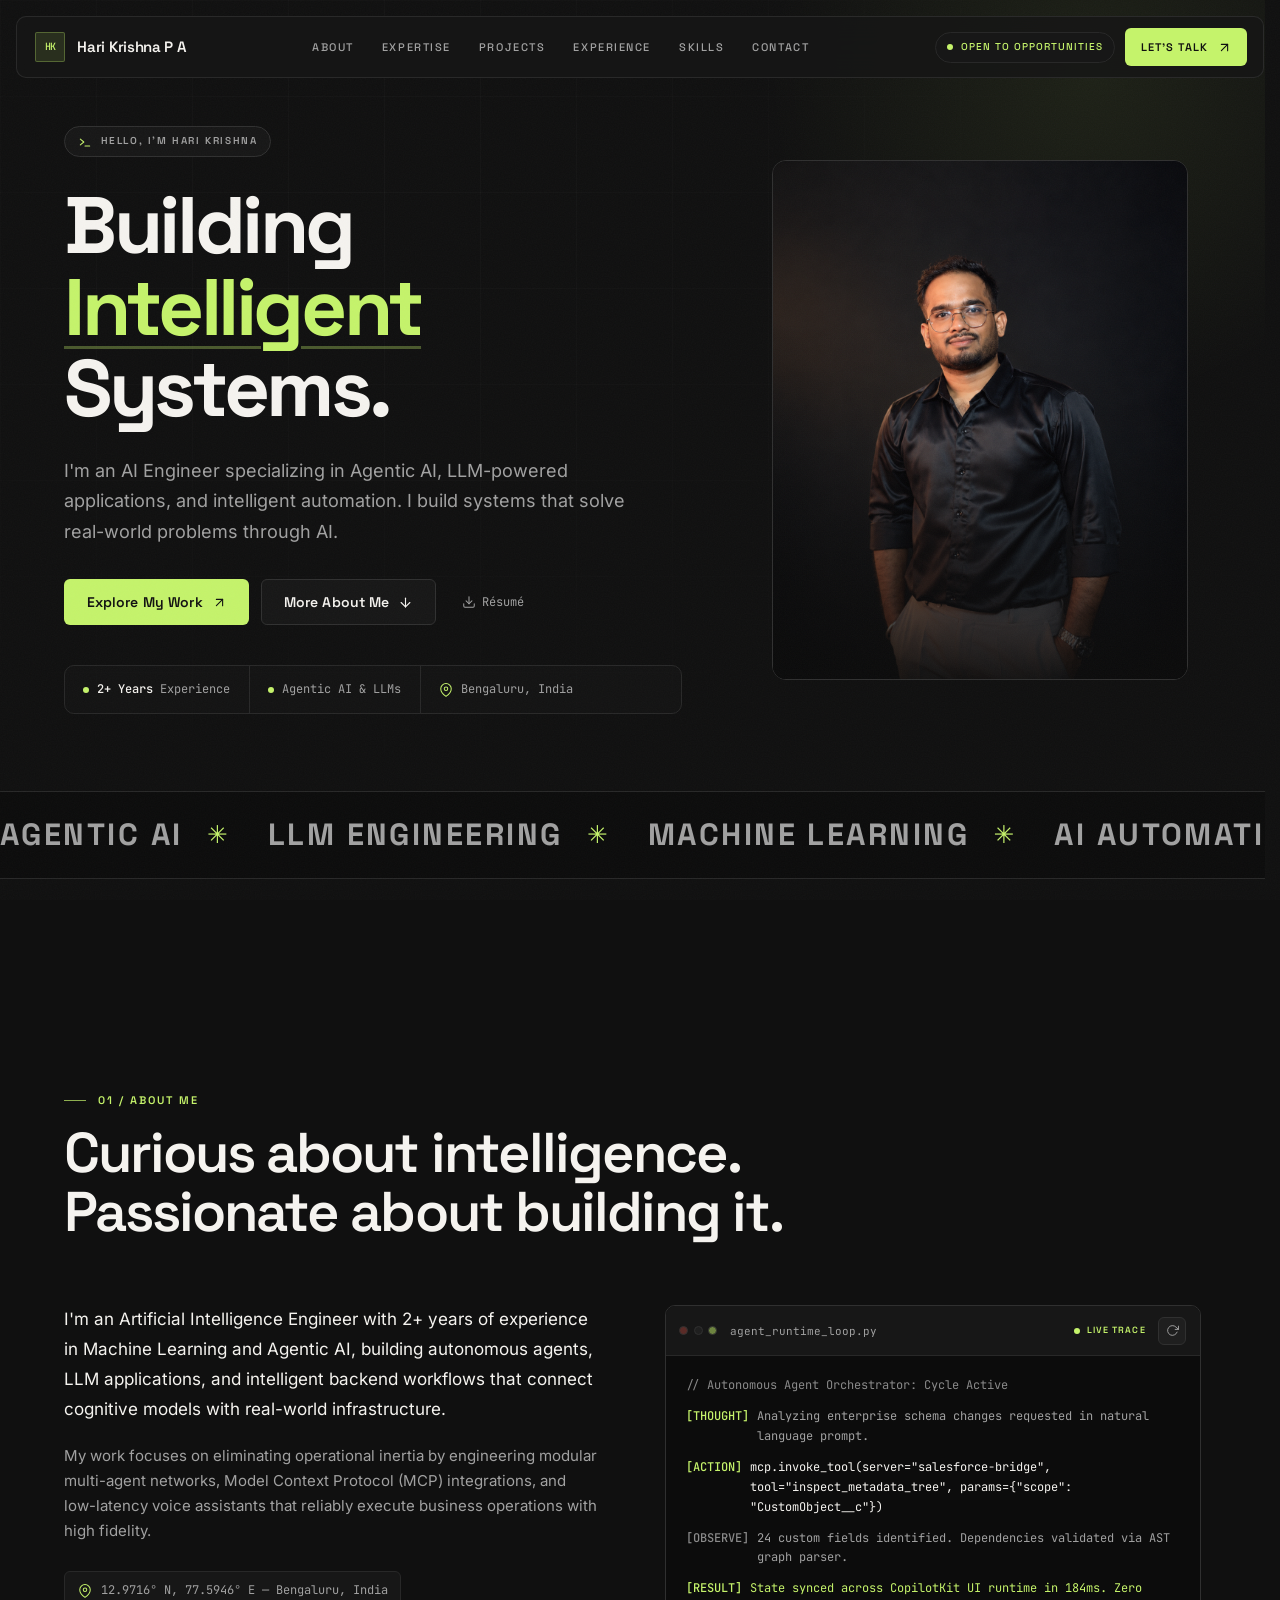
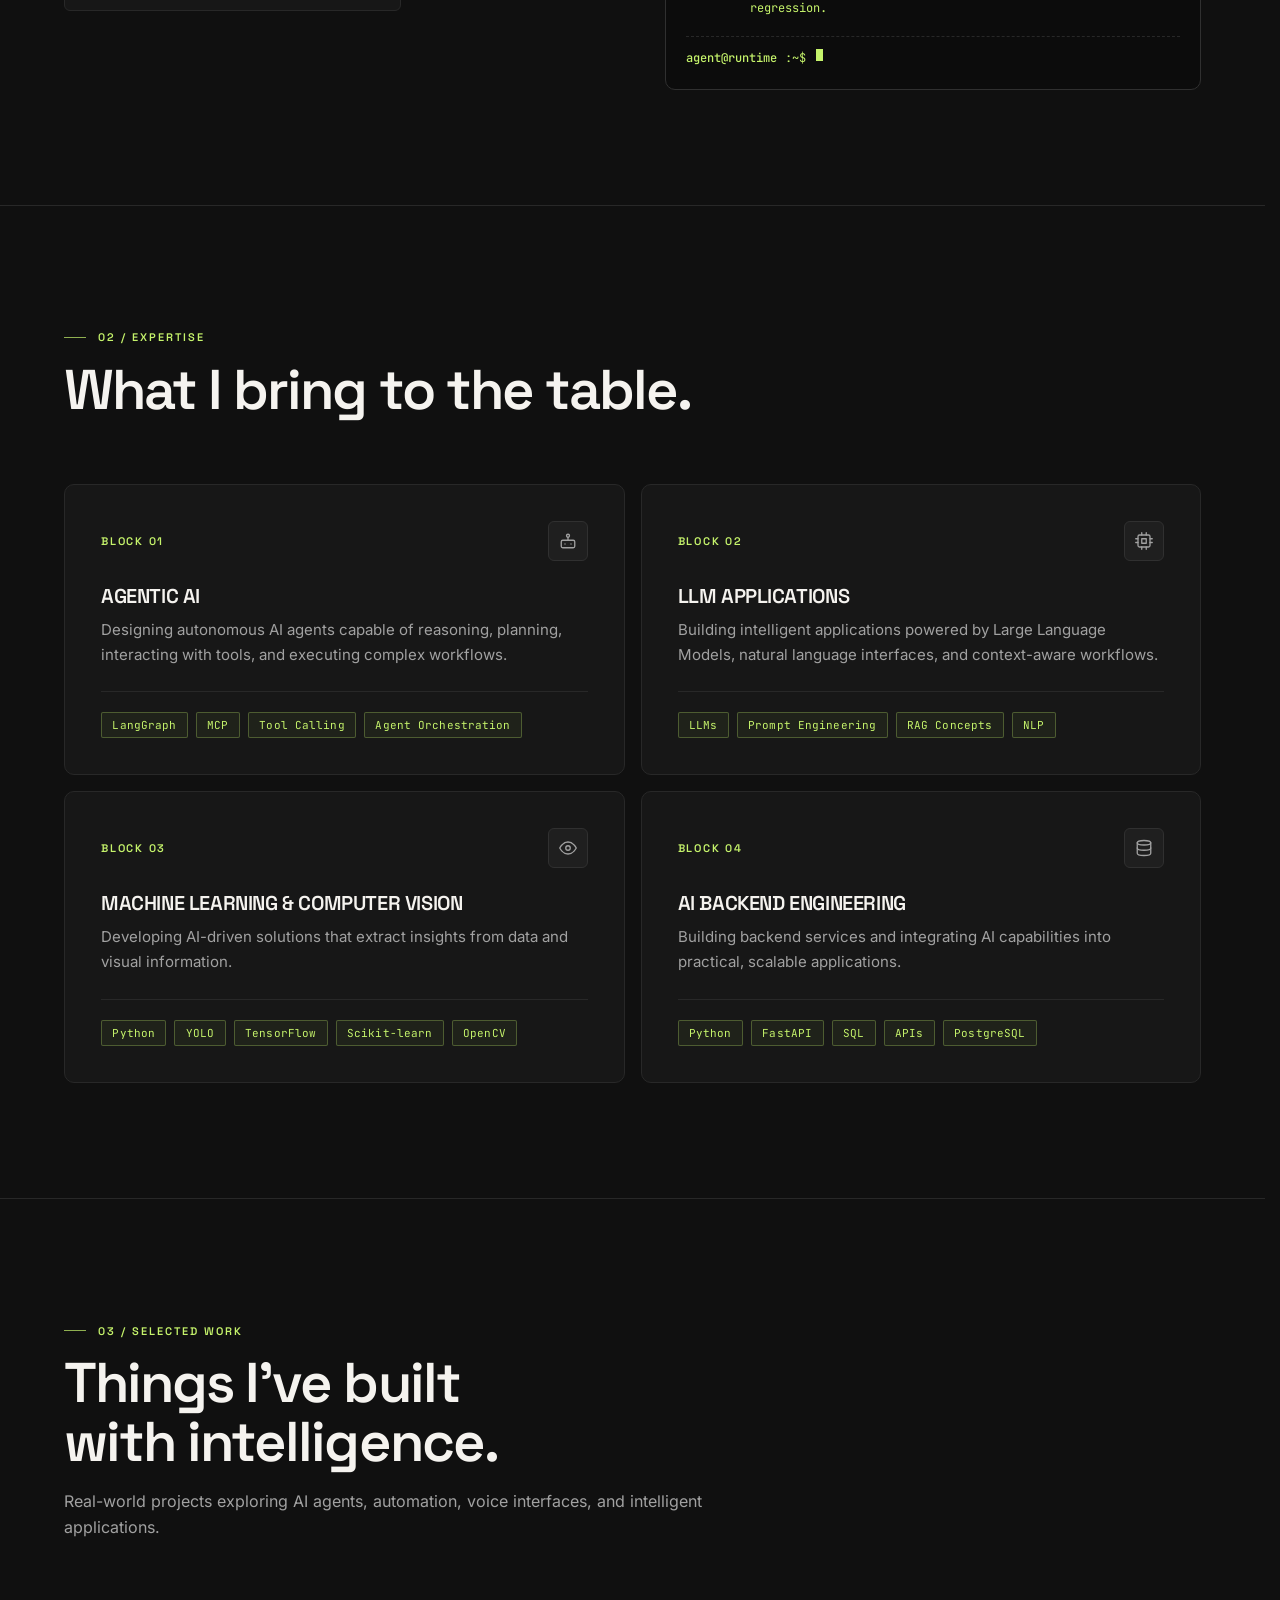
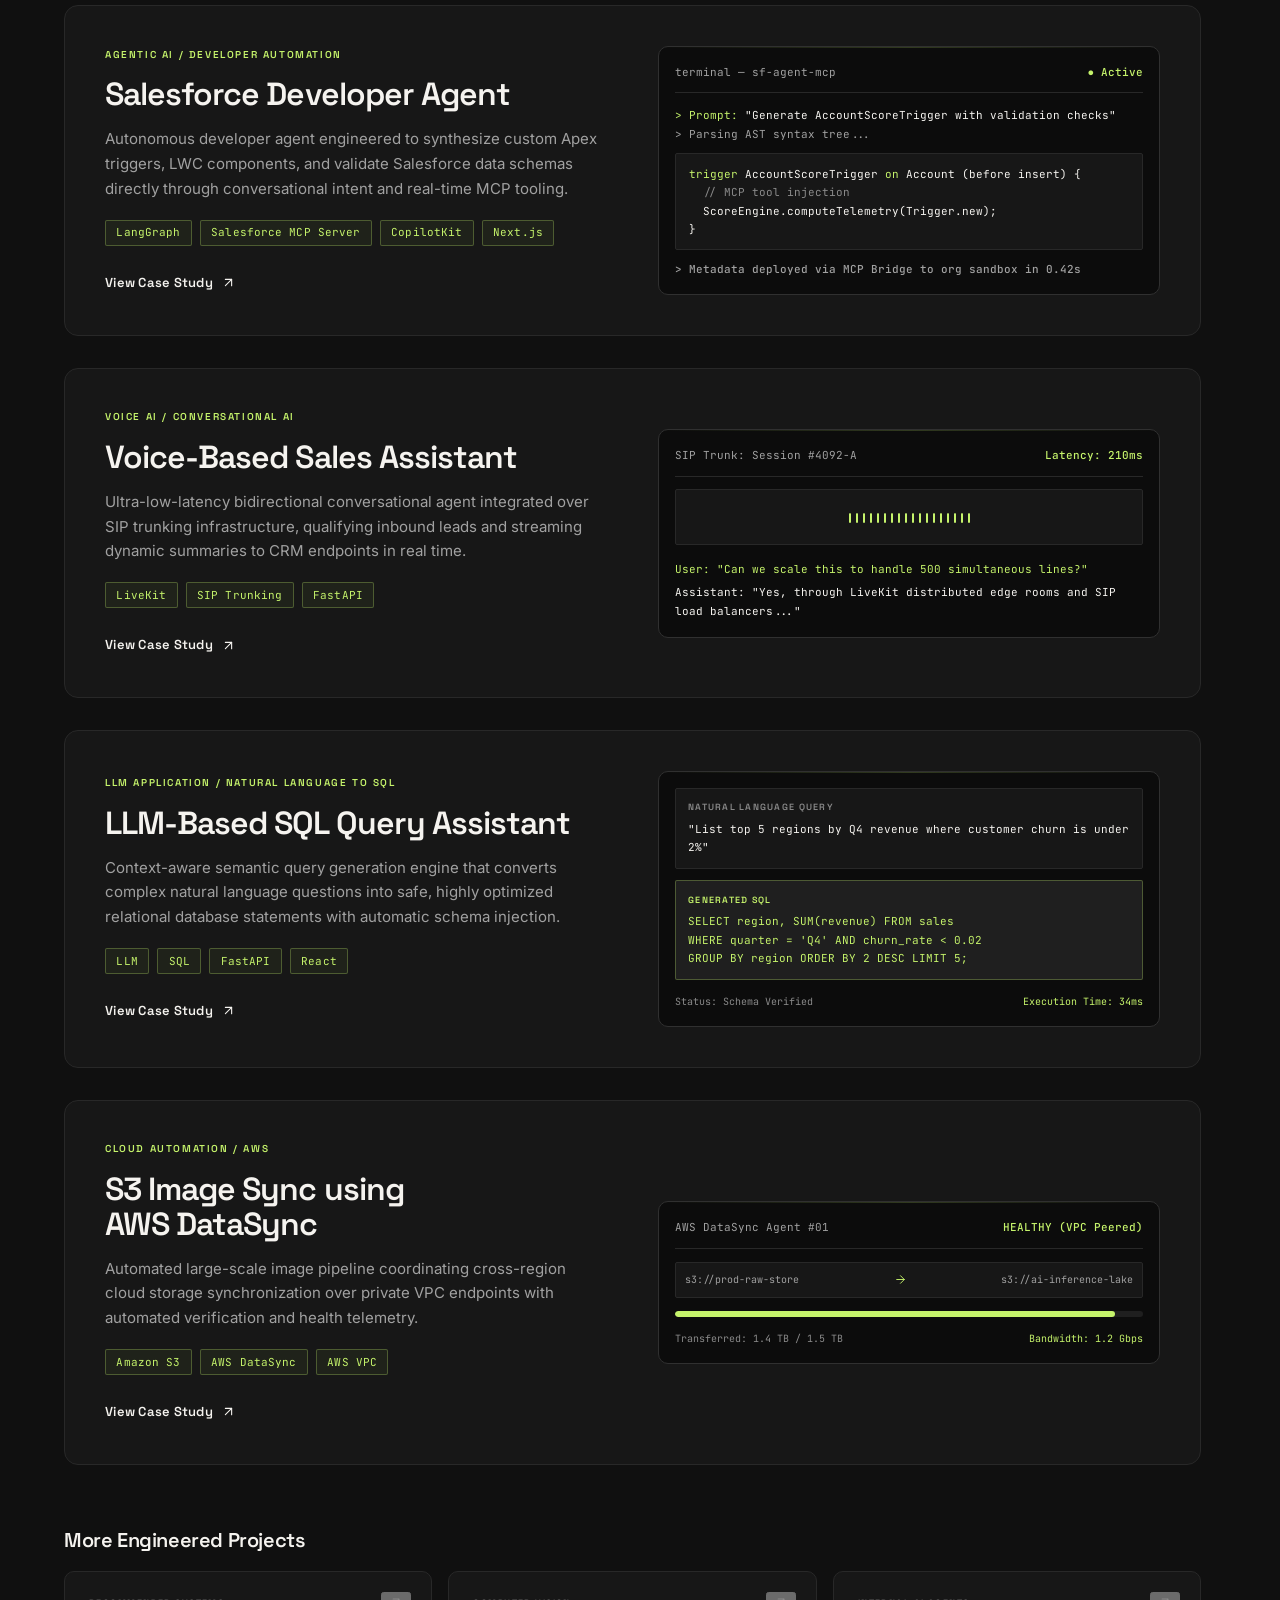
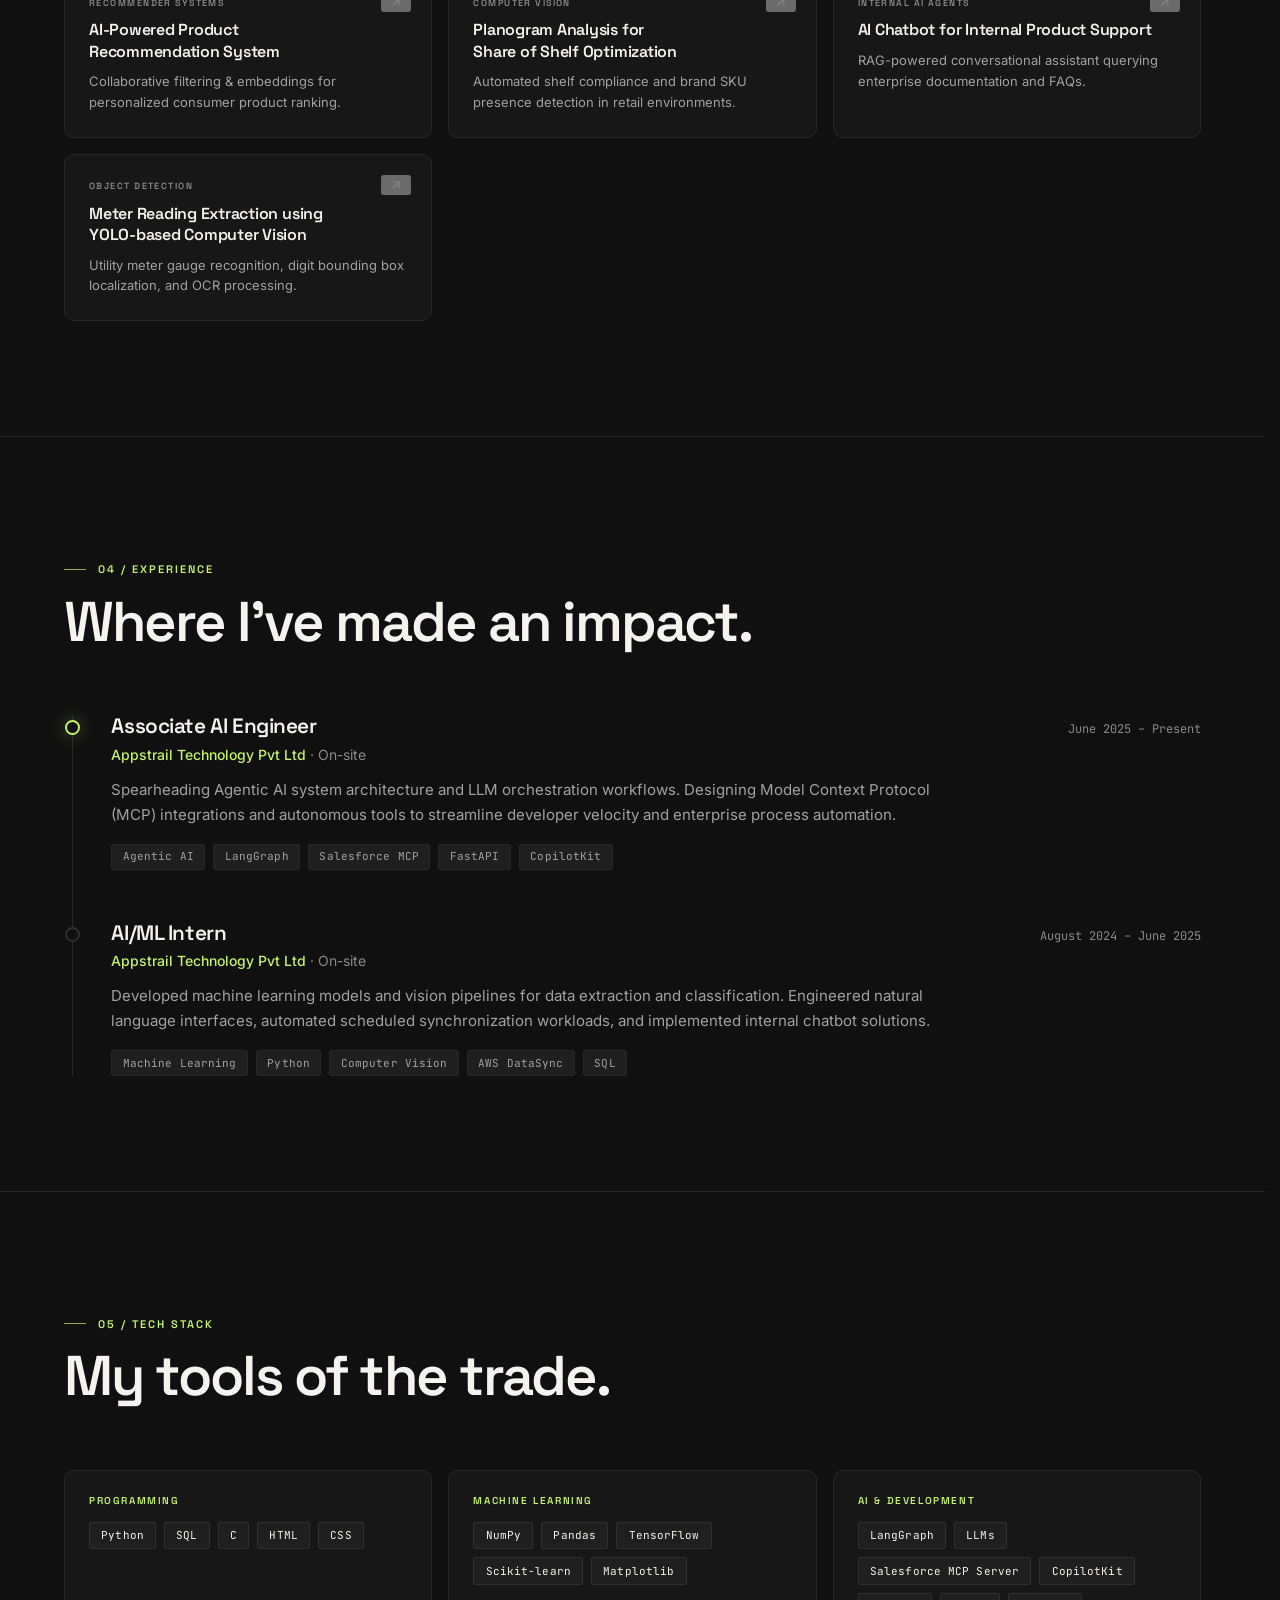
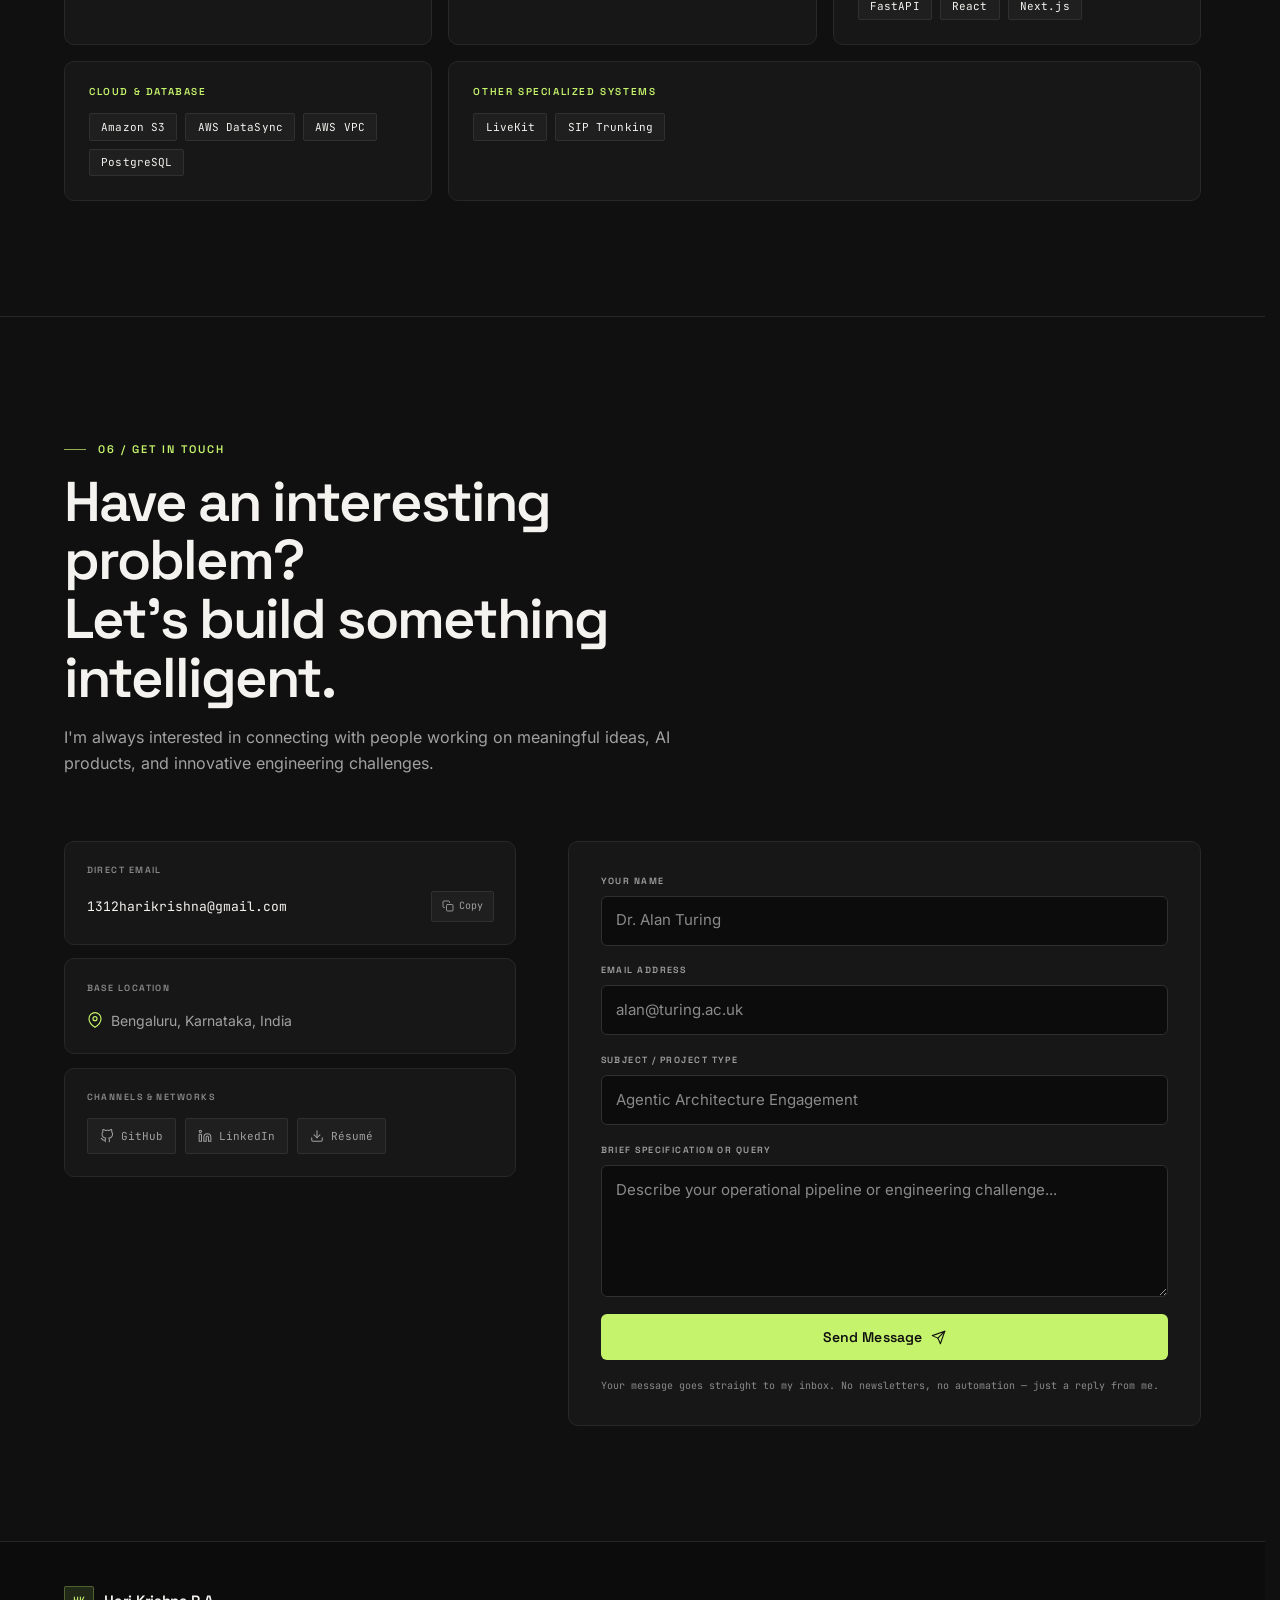
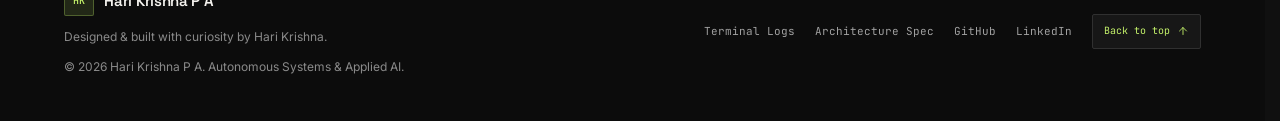
<file: index.html>
<!DOCTYPE html>
<html class="no-js" lang="en">
<head>
  <meta charset="utf-8">
  <meta name="viewport" content="width=device-width, initial-scale=1">
  <meta name="color-scheme" content="dark">
  <meta name="theme-color" content="#101010">

  <title>Hari Krishna P A — AI Engineer &amp; Agentic Systems Developer</title>
  <meta name="description" content="Hari Krishna P A is an AI Engineer specialising in Agentic AI, LLM applications, and intelligent automation. Building autonomous agents that solve real-world problems.">
  <meta name="author" content="Hari Krishna P A">

  <!-- Replace https://your-domain.com with your production URL before deploying. -->
  <link rel="canonical" href="https://your-domain.com/">

  <meta property="og:type" content="website">
  <meta property="og:title" content="Hari Krishna P A — AI Engineer &amp; Agentic Systems Developer">
  <meta property="og:description" content="AI Engineer specialising in Agentic AI, LLM-powered applications, and intelligent automation.">
  <meta property="og:url" content="https://your-domain.com/">
  <meta property="og:image" content="https://your-domain.com/assets/img/og.png">
  <meta property="og:image:width" content="1200">
  <meta property="og:image:height" content="630">
  <meta property="og:site_name" content="Hari Krishna P A">

  <meta name="twitter:card" content="summary_large_image">
  <meta name="twitter:title" content="Hari Krishna P A — AI Engineer">
  <meta name="twitter:description" content="Agentic AI, LLM applications and intelligent automation.">
  <meta name="twitter:image" content="https://your-domain.com/assets/img/og.png">

  <link rel="icon" href="assets/favicon.svg" type="image/svg+xml">
  <link rel="manifest" href="site.webmanifest">
  <link rel="apple-touch-icon" href="assets/favicon.svg">

  <link rel="preload" href="assets/fonts/space-grotesk.woff2" as="font" type="font/woff2" crossorigin>
  <link rel="preload" href="assets/fonts/inter.woff2" as="font" type="font/woff2" crossorigin>
  <link rel="stylesheet" href="assets/css/styles.css">

  <script>document.documentElement.classList.remove('no-js');</script>
  <noscript>
    <style>[data-reveal]{opacity:1!important;transform:none!important}</style>
  </noscript>

  <script type="application/ld+json">
  {
    "@context": "https://schema.org",
    "@type": "Person",
    "name": "Hari Krishna P A",
    "jobTitle": "AI Engineer",
    "description": "AI Engineer specialising in Agentic AI, LLM-powered applications and intelligent automation.",
    "email": "mailto:1312harikrishna@gmail.com",
    "url": "https://your-domain.com/",
    "address": {
      "@type": "PostalAddress",
      "addressLocality": "Bengaluru",
      "addressRegion": "Karnataka",
      "addressCountry": "IN"
    },
    "knowsAbout": [
      "Agentic AI",
      "Large Language Models",
      "LangGraph",
      "Model Context Protocol",
      "Machine Learning",
      "Computer Vision",
      "FastAPI"
    ],
    "sameAs": [
      "https://github.com/",
      "https://www.linkedin.com/"
    ]
  }
  </script>

  <script src="assets/js/config.js" defer></script>
  <script src="assets/js/data.js" defer></script>
  <script src="assets/js/main.js" defer></script>
</head>
<body>
  <a class="skip-link" href="#main">Skip to content</a>

  <!-- SVG icon sprite (decorative, referenced with <use>) -->
  <svg class="icon-sprite" xmlns="http://www.w3.org/2000/svg" aria-hidden="true">
    <symbol id="i-arrow-up-right" viewBox="0 0 24 24"><path d="M7 17 17 7"/><path d="M7 7h10v10"/></symbol>
    <symbol id="i-arrow-down" viewBox="0 0 24 24"><path d="M12 5v14"/><path d="m19 12-7 7-7-7"/></symbol>
    <symbol id="i-arrow-up" viewBox="0 0 24 24"><path d="M12 19V5"/><path d="m5 12 7-7 7 7"/></symbol>
    <symbol id="i-arrow-right" viewBox="0 0 24 24"><path d="M5 12h14"/><path d="m12 5 7 7-7 7"/></symbol>
    <symbol id="i-copy" viewBox="0 0 24 24"><rect x="9" y="9" width="13" height="13" rx="2"/><path d="M5 15H4a2 2 0 0 1-2-2V4a2 2 0 0 1 2-2h9a2 2 0 0 1 2 2v1"/></symbol>
    <symbol id="i-check" viewBox="0 0 24 24"><path d="m20 6-11 11-5-5"/></symbol>
    <symbol id="i-close" viewBox="0 0 24 24"><path d="M18 6 6 18"/><path d="m6 6 12 12"/></symbol>
    <symbol id="i-menu" viewBox="0 0 24 24"><path d="M3 6h18"/><path d="M3 12h18"/><path d="M3 18h18"/></symbol>
    <symbol id="i-pin" viewBox="0 0 24 24"><path d="M21 10c0 7-9 13-9 13s-9-6-9-13a9 9 0 0 1 18 0Z"/><circle cx="12" cy="10" r="3"/></symbol>
    <symbol id="i-terminal" viewBox="0 0 24 24"><path d="m4 17 6-5-6-5"/><path d="M12 19h8"/></symbol>
    <symbol id="i-mail" viewBox="0 0 24 24"><rect x="2" y="4" width="20" height="16" rx="2"/><path d="m22 6-10 7L2 6"/></symbol>
    <symbol id="i-github" viewBox="0 0 24 24"><path d="M9 19c-5 1.5-5-2.5-7-3m14 6v-3.87a3.37 3.37 0 0 0-.94-2.61c3.14-.35 6.44-1.54 6.44-7A5.44 5.44 0 0 0 20 4.77 5.07 5.07 0 0 0 19.91 1S18.73.65 16 2.48a13.38 13.38 0 0 0-7 0C6.27.65 5.09 1 5.09 1A5.07 5.07 0 0 0 5 4.77a5.44 5.44 0 0 0-1.5 3.78c0 5.42 3.3 6.61 6.44 7A3.37 3.37 0 0 0 9 18.13V22"/></symbol>
    <symbol id="i-linkedin" viewBox="0 0 24 24"><path d="M16 8a6 6 0 0 1 6 6v7h-4v-7a2 2 0 0 0-4 0v7h-4v-7a6 6 0 0 1 6-6Z"/><rect x="2" y="9" width="4" height="12"/><circle cx="4" cy="4" r="2"/></symbol>
    <symbol id="i-download" viewBox="0 0 24 24"><path d="M21 15v4a2 2 0 0 1-2 2H5a2 2 0 0 1-2-2v-4"/><path d="m7 10 5 5 5-5"/><path d="M12 15V3"/></symbol>
    <symbol id="i-play" viewBox="0 0 24 24"><path d="M5 3 19 12 5 21 5 3Z"/></symbol>
    <symbol id="i-refresh" viewBox="0 0 24 24"><path d="M23 4v6h-6"/><path d="M20.49 15a9 9 0 1 1-2.12-9.36L23 10"/></symbol>
    <symbol id="i-shield" viewBox="0 0 24 24"><path d="M12 22s8-4 8-10V5l-8-3-8 3v7c0 6 8 10 8 10Z"/><path d="m9 12 2 2 4-4"/></symbol>
    <symbol id="i-bot" viewBox="0 0 24 24"><rect x="3" y="11" width="18" height="10" rx="2"/><circle cx="12" cy="5" r="2"/><path d="M12 7v4"/><path d="M8 16h.01"/><path d="M16 16h.01"/></symbol>
    <symbol id="i-cpu" viewBox="0 0 24 24"><rect x="4" y="4" width="16" height="16" rx="2"/><rect x="9" y="9" width="6" height="6"/><path d="M9 1v3M15 1v3M9 20v3M15 20v3M20 9h3M20 14h3M1 9h3M1 14h3"/></symbol>
    <symbol id="i-eye" viewBox="0 0 24 24"><path d="M1 12s4-8 11-8 11 8 11 8-4 8-11 8S1 12 1 12Z"/><circle cx="12" cy="12" r="3"/></symbol>
    <symbol id="i-database" viewBox="0 0 24 24"><ellipse cx="12" cy="5" rx="9" ry="3"/><path d="M21 12c0 1.66-4 3-9 3s-9-1.34-9-3"/><path d="M3 5v14c0 1.66 4 3 9 3s9-1.34 9-3V5"/></symbol>
    <symbol id="i-send" viewBox="0 0 24 24"><path d="m22 2-11 11"/><path d="M22 2 15 22l-4-9-9-4 20-7Z"/></symbol>
  </svg>

  <div class="grain" aria-hidden="true"></div>
  <div class="scroll-progress" id="scroll-progress" aria-hidden="true"></div>

  <!-- ======================================================================
       Header
       ====================================================================== -->
  <header class="site-header" id="site-header">
    <div class="header-inner">
      <a class="brand" href="#hero" aria-label="Hari Krishna P A — back to top">
        <span class="brand__mark" aria-hidden="true">HK</span>
        <span class="brand__name">Hari Krishna P A</span>
      </a>

      <nav class="nav" aria-label="Primary">
        <a class="nav__link" data-nav-link href="#about">About</a>
        <a class="nav__link" data-nav-link href="#expertise">Expertise</a>
        <a class="nav__link" data-nav-link href="#projects">Projects</a>
        <a class="nav__link" data-nav-link href="#experience">Experience</a>
        <a class="nav__link" data-nav-link href="#skills">Skills</a>
        <a class="nav__link" data-nav-link href="#contact">Contact</a>
      </nav>

      <div class="header-actions">
        <span class="availability" data-availability>
          <span class="dot dot--pulse" aria-hidden="true"></span>
          <span>Open to opportunities</span>
        </span>
        <a class="btn btn--primary" href="#contact" aria-label="Let's talk — go to contact section">
          <span class="btn__text">Let's Talk</span>
          <svg class="icon" aria-hidden="true"><use href="#i-arrow-up-right"/></svg>
        </a>
        <button class="nav-toggle" id="nav-toggle" type="button" aria-expanded="false" aria-controls="mobile-nav" aria-label="Open menu">
          <svg class="icon" aria-hidden="true"><use href="#i-menu"/></svg>
        </button>
      </div>
    </div>
  </header>

  <!-- Mobile navigation -->
  <div class="mobile-nav" id="mobile-nav" inert>
    <nav aria-label="Mobile">
      <div class="mobile-nav__links">
        <a class="mobile-nav__link" data-nav-link href="#about">About <span>01</span></a>
        <a class="mobile-nav__link" data-nav-link href="#expertise">Expertise <span>02</span></a>
        <a class="mobile-nav__link" data-nav-link href="#projects">Projects <span>03</span></a>
        <a class="mobile-nav__link" data-nav-link href="#experience">Experience <span>04</span></a>
        <a class="mobile-nav__link" data-nav-link href="#skills">Skills <span>05</span></a>
        <a class="mobile-nav__link" data-nav-link href="#contact">Contact <span>06</span></a>
      </div>
    </nav>
    <div class="mobile-nav__footer">
      <a class="btn btn--primary" href="#contact">
        <span>Let's Talk</span>
        <svg class="icon" aria-hidden="true"><use href="#i-arrow-up-right"/></svg>
      </a>
      <a class="btn btn--outline" href="resume.html">
        <svg class="icon" aria-hidden="true"><use href="#i-download"/></svg>
        <span>View Résumé</span>
      </a>
      <div class="mobile-nav__socials">
        <a data-social="github" href="https://github.com/" target="_blank" rel="noopener noreferrer">
          <svg class="icon" aria-hidden="true"><use href="#i-github"/></svg> GitHub
        </a>
        <a data-social="linkedin" href="https://www.linkedin.com/" target="_blank" rel="noopener noreferrer">
          <svg class="icon" aria-hidden="true"><use href="#i-linkedin"/></svg> LinkedIn
        </a>
        <a data-email-link href="mailto:1312harikrishna@gmail.com">
          <svg class="icon" aria-hidden="true"><use href="#i-mail"/></svg> Email
        </a>
      </div>
    </div>
  </div>

  <main id="main">
    <!-- ====================================================================
         Hero
         ==================================================================== -->
    <section class="hero" id="hero">
      <div class="shell">
        <div class="hero__grid">
          <div class="hero__content">
            <span class="hero__badge">
              <svg class="icon" aria-hidden="true"><use href="#i-terminal"/></svg>
              Hello, I'm Hari Krishna
            </span>

            <h1>
              Building <span class="accent-word">Intelligent</span> Systems.
            </h1>

            <p class="hero__lede">
              I'm an AI Engineer specializing in Agentic AI, LLM-powered applications, and
              intelligent automation. I build systems that solve real-world problems through AI.
            </p>

            <div class="hero__ctas">
              <a class="btn btn--primary" href="#projects">
                <span>Explore My Work</span>
                <svg class="icon" aria-hidden="true"><use href="#i-arrow-up-right"/></svg>
              </a>
              <a class="btn btn--outline" href="#about">
                <span>More About Me</span>
                <svg class="icon" aria-hidden="true"><use href="#i-arrow-down"/></svg>
              </a>
              <a class="hero__resume" data-resume-link href="resume.html">
                <svg class="icon" aria-hidden="true"><use href="#i-download"/></svg>
                <span>Résumé</span>
              </a>
            </div>

            <div class="hero__stats" role="group" aria-label="Quick facts">
              <div class="stat">
                <span class="dot" aria-hidden="true"></span>
                <span><strong>2+ Years</strong> Experience</span>
              </div>
              <div class="stat">
                <span class="dot" aria-hidden="true"></span>
                <span>Agentic AI &amp; LLMs</span>
              </div>
              <div class="stat">
                <svg class="icon" aria-hidden="true"><use href="#i-pin"/></svg>
                <span>Bengaluru, India</span>
              </div>
            </div>
          </div>

          <div class="hero__visual">
            <figure class="portrait">
              <img src="assets/img/profile.png"
                   alt="Portrait of Hari Krishna P A"
                   width="1122" height="1402" fetchpriority="high">
              <!-- <div class="portrait__badge portrait__badge--top">
                <svg class="icon" aria-hidden="true"><use href="#i-cpu"/></svg>
                <span>LangGraph · MCP · CopilotKit</span>
              </div>
              <div class="portrait__badge portrait__badge--bottom">
                <span class="dot dot--pulse" aria-hidden="true"></span>
                <span>Autonomous Workflows</span>
              </div> -->
            </figure>
          </div>
        </div>
      </div>

      <!-- Marquee -->
      <div class="marquee" aria-hidden="true">
        <div class="marquee__track">
          <div class="marquee__group">
            <span>Agentic AI <span class="asterisk">✳</span></span>
            <span>LLM Engineering <span class="asterisk">✳</span></span>
            <span>Machine Learning <span class="asterisk">✳</span></span>
            <span>AI Automation <span class="asterisk">✳</span></span>
            <span>Multi-Agent Systems <span class="asterisk">✳</span></span>
            <span>Agentic AI <span class="asterisk">✳</span></span>
            <span>LLM Engineering <span class="asterisk">✳</span></span>
          </div>
          <div class="marquee__group">
            <span>Agentic AI <span class="asterisk">✳</span></span>
            <span>LLM Engineering <span class="asterisk">✳</span></span>
            <span>Machine Learning <span class="asterisk">✳</span></span>
            <span>AI Automation <span class="asterisk">✳</span></span>
            <span>Multi-Agent Systems <span class="asterisk">✳</span></span>
            <span>Agentic AI <span class="asterisk">✳</span></span>
            <span>LLM Engineering <span class="asterisk">✳</span></span>
          </div>
        </div>
      </div>
    </section>

    <!-- ====================================================================
         About
         ==================================================================== -->
    <section class="section section--flush-top" id="about">
      <div class="shell">
        <div class="section-head" data-reveal>
          <span class="eyebrow">01 / About me</span>
          <h2 class="section-title">Curious about intelligence.<br>Passionate about building it.</h2>
        </div>

        <div class="about__grid">
          <div class="about__copy" data-reveal>
            <p>
              I'm an Artificial Intelligence Engineer with 2+ years of experience in Machine Learning
              and Agentic AI, building autonomous agents, LLM applications, and intelligent backend
              workflows that connect cognitive models with real-world infrastructure.
            </p>
            <p>
              My work focuses on eliminating operational inertia by engineering modular multi-agent
              networks, Model Context Protocol (MCP) integrations, and low-latency voice assistants
              that reliably execute business operations with high fidelity.
            </p>
            <div class="coords">
              <svg class="icon" aria-hidden="true"><use href="#i-pin"/></svg>
              <span>12.9716° N, 77.5946° E — Bengaluru, India</span>
            </div>
          </div>

          <div class="terminal" data-terminal data-reveal role="group" aria-label="Agent runtime trace" style="--reveal-delay:120ms">
            <div class="terminal__bar">
              <div class="terminal__dots" aria-hidden="true"><i></i><i></i><i></i></div>
              <span class="terminal__file">agent_runtime_loop.py</span>
              <span class="terminal__status">
                <span class="dot dot--pulse" aria-hidden="true"></span>
                live trace
              </span>
              <button class="icon-btn terminal__replay" type="button" data-terminal-replay aria-label="Replay agent trace">
                <svg class="icon" aria-hidden="true"><use href="#i-refresh"/></svg>
              </button>
            </div>
            <div class="terminal__body" data-terminal-body>
              <p class="terminal__line terminal__line--comment">// Autonomous Agent Orchestrator: Cycle Active</p>
              <p class="terminal__line">
                <span class="t-key">[THOUGHT]</span>
                <span>Analyzing enterprise schema changes requested in natural language prompt.</span>
              </p>
              <p class="terminal__line">
                <span class="t-key">[ACTION]</span>
                <code>mcp.invoke_tool(server="salesforce-bridge", tool="inspect_metadata_tree", params={"scope": "CustomObject__c"})</code>
              </p>
              <p class="terminal__line">
                <span class="t-key t-key--muted">[OBSERVE]</span>
                <span>24 custom fields identified. Dependencies validated via AST graph parser.</span>
              </p>
              <p class="terminal__line">
                <span class="t-key">[RESULT]</span>
                <span><em>State synced across CopilotKit UI runtime in 184ms. Zero regression.</em></span>
              </p>
              <p class="terminal__line terminal__line--prompt">
                <span class="t-key">agent@runtime</span>
                <span>:~$</span>
                <span class="caret" aria-hidden="true"></span>
              </p>
            </div>
          </div>
        </div>
      </div>
    </section>

    <!-- ====================================================================
         Expertise
         ==================================================================== -->
    <section class="section" id="expertise">
      <div class="shell">
        <div class="section-head" data-reveal>
          <span class="eyebrow">02 / Expertise</span>
          <h2 class="section-title">What I bring to the table.</h2>
        </div>

        <div class="expertise__grid">
          <article class="expertise-card" data-reveal>
            <div class="expertise-card__top">
              <span class="label label--accent">Block 01</span>
              <span class="expertise-card__icon">
                <svg class="icon" aria-hidden="true"><use href="#i-bot"/></svg>
              </span>
            </div>
            <h3>Agentic AI</h3>
            <p>
              Designing autonomous AI agents capable of reasoning, planning, interacting with tools,
              and executing complex workflows.
            </p>
            <div class="tag-row">
              <span class="tag">LangGraph</span>
              <span class="tag">MCP</span>
              <span class="tag">Tool Calling</span>
              <span class="tag">Agent Orchestration</span>
            </div>
          </article>

          <article class="expertise-card" data-reveal style="--reveal-delay:80ms">
            <div class="expertise-card__top">
              <span class="label label--accent">Block 02</span>
              <span class="expertise-card__icon">
                <svg class="icon" aria-hidden="true"><use href="#i-cpu"/></svg>
              </span>
            </div>
            <h3>LLM Applications</h3>
            <p>
              Building intelligent applications powered by Large Language Models, natural language
              interfaces, and context-aware workflows.
            </p>
            <div class="tag-row">
              <span class="tag">LLMs</span>
              <span class="tag">Prompt Engineering</span>
              <span class="tag">RAG Concepts</span>
              <span class="tag">NLP</span>
            </div>
          </article>

          <article class="expertise-card" data-reveal>
            <div class="expertise-card__top">
              <span class="label label--accent">Block 03</span>
              <span class="expertise-card__icon">
                <svg class="icon" aria-hidden="true"><use href="#i-eye"/></svg>
              </span>
            </div>
            <h3>Machine Learning &amp; Computer Vision</h3>
            <p>
              Developing AI-driven solutions that extract insights from data and visual information.
            </p>
            <div class="tag-row">
              <span class="tag">Python</span>
              <span class="tag">YOLO</span>
              <span class="tag">TensorFlow</span>
              <span class="tag">Scikit-learn</span>
              <span class="tag">OpenCV</span>
            </div>
          </article>

          <article class="expertise-card" data-reveal style="--reveal-delay:80ms">
            <div class="expertise-card__top">
              <span class="label label--accent">Block 04</span>
              <span class="expertise-card__icon">
                <svg class="icon" aria-hidden="true"><use href="#i-database"/></svg>
              </span>
            </div>
            <h3>AI Backend Engineering</h3>
            <p>
              Building backend services and integrating AI capabilities into practical, scalable
              applications.
            </p>
            <div class="tag-row">
              <span class="tag">Python</span>
              <span class="tag">FastAPI</span>
              <span class="tag">SQL</span>
              <span class="tag">APIs</span>
              <span class="tag">PostgreSQL</span>
            </div>
          </article>
        </div>
      </div>
    </section>

    <!-- ====================================================================
         Projects
         ==================================================================== -->
    <section class="section" id="projects">
      <div class="shell">
        <div class="section-head" data-reveal>
          <span class="eyebrow">03 / Selected work</span>
          <h2 class="section-title">Things I've built with intelligence.</h2>
          <p class="section-lede">
            Real-world projects exploring AI agents, automation, voice interfaces, and intelligent applications.
          </p>
        </div>

        <div class="projects__list">
          <!-- Project 1 -->
          <article class="project" data-reveal>
            <div class="project__grid">
              <div class="project__content">
                <span class="project__category">Agentic AI / Developer Automation</span>
                <h3>Salesforce Developer Agent</h3>
                <p class="project__desc">
                  Autonomous developer agent engineered to synthesize custom Apex triggers, LWC
                  components, and validate Salesforce data schemas directly through conversational
                  intent and real-time MCP tooling.
                </p>
                <div class="tag-row">
                  <span class="tag">LangGraph</span>
                  <span class="tag">Salesforce MCP Server</span>
                  <span class="tag">CopilotKit</span>
                  <span class="tag">Next.js</span>
                </div>
                <div class="project__action">
                  <button class="link-arrow" type="button" data-case="salesforce">
                    <span>View Case Study</span>
                    <svg class="icon" aria-hidden="true"><use href="#i-arrow-up-right"/></svg>
                  </button>
                </div>
              </div>

              <div class="mock" aria-hidden="true">
                <div class="mock__bar">
                  <span>terminal — sf-agent-mcp</span>
                  <span class="mock__status">● Active</span>
                </div>
                <p class="prompt"><span class="accent">&gt; Prompt:</span> "Generate AccountScoreTrigger with validation checks"</p>
                <p>&gt; Parsing AST syntax tree...</p>
                <pre class="mock__code"><span class="kw">trigger</span> AccountScoreTrigger <span class="kw">on</span> Account (before insert) {
  <span class="cm">// MCP tool injection</span>
  ScoreEngine.computeTelemetry(Trigger.new);
}</pre>
                <p class="mock__status">&gt; Metadata deployed via MCP Bridge to org sandbox in 0.42s</p>
              </div>
            </div>
          </article>

          <!-- Project 2 -->
          <article class="project" data-reveal>
            <div class="project__grid">
              <div class="project__content">
                <span class="project__category">Voice AI / Conversational AI</span>
                <h3>Voice-Based Sales Assistant</h3>
                <p class="project__desc">
                  Ultra-low-latency bidirectional conversational agent integrated over SIP trunking
                  infrastructure, qualifying inbound leads and streaming dynamic summaries to CRM
                  endpoints in real time.
                </p>
                <div class="tag-row">
                  <span class="tag">LiveKit</span>
                  <span class="tag">SIP Trunking</span>
                  <span class="tag">FastAPI</span>
                </div>
                <div class="project__action">
                  <button class="link-arrow" type="button" data-case="voice">
                    <span>View Case Study</span>
                    <svg class="icon" aria-hidden="true"><use href="#i-arrow-up-right"/></svg>
                  </button>
                </div>
              </div>

              <div class="mock" aria-hidden="true">
                <div class="mock__bar">
                  <span>SIP Trunk: Session #4092-A</span>
                  <span class="mock__status">Latency: 210ms</span>
                </div>
                <div class="wave">
                  <span style="--d:0s"></span><span style="--d:.12s"></span><span style="--d:.28s"></span>
                  <span style="--d:.06s"></span><span style="--d:.36s"></span><span style="--d:.18s"></span>
                  <span style="--d:.3s"></span><span style="--d:.02s"></span><span style="--d:.24s"></span>
                  <span style="--d:.14s"></span><span style="--d:.4s"></span><span style="--d:.08s"></span>
                  <span style="--d:.34s"></span><span style="--d:.2s"></span><span style="--d:.1s"></span>
                  <span style="--d:.26s"></span><span style="--d:.04s"></span><span style="--d:.32s"></span>
                </div>
                <div class="mock__chat">
                  <p class="user">User: "Can we scale this to handle 500 simultaneous lines?"</p>
                  <p class="assistant">Assistant: "Yes, through LiveKit distributed edge rooms and SIP load balancers..."</p>
                </div>
              </div>
            </div>
          </article>

          <!-- Project 3 -->
          <article class="project" data-reveal>
            <div class="project__grid">
              <div class="project__content">
                <span class="project__category">LLM Application / Natural Language to SQL</span>
                <h3>LLM-Based SQL Query Assistant</h3>
                <p class="project__desc">
                  Context-aware semantic query generation engine that converts complex natural
                  language questions into safe, highly optimized relational database statements with
                  automatic schema injection.
                </p>
                <div class="tag-row">
                  <span class="tag">LLM</span>
                  <span class="tag">SQL</span>
                  <span class="tag">FastAPI</span>
                  <span class="tag">React</span>
                </div>
                <div class="project__action">
                  <button class="link-arrow" type="button" data-case="sql">
                    <span>View Case Study</span>
                    <svg class="icon" aria-hidden="true"><use href="#i-arrow-up-right"/></svg>
                  </button>
                </div>
              </div>

              <div class="mock" aria-hidden="true">
                <div class="query-block">
                  <span class="query-block__label">Natural language query</span>
                  <p>"List top 5 regions by Q4 revenue where customer churn is under 2%"</p>
                </div>
                <div class="query-block query-block--sql">
                  <span class="query-block__label">Generated SQL</span>
                  <pre>SELECT region, SUM(revenue) FROM sales
WHERE quarter = 'Q4' AND churn_rate &lt; 0.02
GROUP BY region ORDER BY 2 DESC LIMIT 5;</pre>
                </div>
                <div class="mock__fineprint">
                  <span>Status: Schema Verified</span>
                  <span class="accent">Execution Time: 34ms</span>
                </div>
              </div>
            </div>
          </article>

          <!-- Project 4 -->
          <article class="project" data-reveal>
            <div class="project__grid">
              <div class="project__content">
                <span class="project__category">Cloud Automation / AWS</span>
                <h3>S3 Image Sync using AWS DataSync</h3>
                <p class="project__desc">
                  Automated large-scale image pipeline coordinating cross-region cloud storage
                  synchronization over private VPC endpoints with automated verification and health
                  telemetry.
                </p>
                <div class="tag-row">
                  <span class="tag">Amazon S3</span>
                  <span class="tag">AWS DataSync</span>
                  <span class="tag">AWS VPC</span>
                </div>
                <div class="project__action">
                  <button class="link-arrow" type="button" data-case="datasync">
                    <span>View Case Study</span>
                    <svg class="icon" aria-hidden="true"><use href="#i-arrow-up-right"/></svg>
                  </button>
                </div>
              </div>

              <div class="mock" aria-hidden="true">
                <div class="mock__bar">
                  <span>AWS DataSync Agent #01</span>
                  <span class="mock__status">HEALTHY (VPC Peered)</span>
                </div>
                <div class="topology">
                  <span>s3://prod-raw-store</span>
                  <svg class="icon" aria-hidden="true"><use href="#i-arrow-right"/></svg>
                  <span>s3://ai-inference-lake</span>
                </div>
                <div class="progress"><span></span></div>
                <div class="mock__fineprint">
                  <span>Transferred: 1.4 TB / 1.5 TB</span>
                  <span class="accent">Bandwidth: 1.2 Gbps</span>
                </div>
              </div>
            </div>
          </article>
        </div>

        <!-- More projects -->
        <div class="more-projects">
          <h3 data-reveal>More Engineered Projects</h3>
          <div class="mini-grid">
            <article class="mini" data-reveal>
              <span class="mini__category">Recommender Systems</span>
              <h4>AI-Powered Product Recommendation System</h4>
              <p>Collaborative filtering &amp; embeddings for personalized consumer product ranking.</p>
              <button class="mini__arrow" type="button" data-case="recommender" aria-label="Read case study: AI-Powered Product Recommendation System">
                <svg class="icon" aria-hidden="true"><use href="#i-arrow-up-right"/></svg>
              </button>
            </article>

            <article class="mini" data-reveal style="--reveal-delay:60ms">
              <span class="mini__category">Computer Vision</span>
              <h4>Planogram Analysis for Share of Shelf Optimization</h4>
              <p>Automated shelf compliance and brand SKU presence detection in retail environments.</p>
              <button class="mini__arrow" type="button" data-case="planogram" aria-label="Read case study: Planogram Analysis">
                <svg class="icon" aria-hidden="true"><use href="#i-arrow-up-right"/></svg>
              </button>
            </article>

            <article class="mini" data-reveal style="--reveal-delay:120ms">
              <span class="mini__category">Internal AI Agents</span>
              <h4>AI Chatbot for Internal Product Support</h4>
              <p>RAG-powered conversational assistant querying enterprise documentation and FAQs.</p>
              <button class="mini__arrow" type="button" data-case="chatbot" aria-label="Read case study: AI Chatbot for Internal Product Support">
                <svg class="icon" aria-hidden="true"><use href="#i-arrow-up-right"/></svg>
              </button>
            </article>

            <article class="mini" data-reveal>
              <span class="mini__category">Object Detection</span>
              <h4>Meter Reading Extraction using YOLO-based Computer Vision</h4>
              <p>Utility meter gauge recognition, digit bounding box localization, and OCR processing.</p>
              <button class="mini__arrow" type="button" data-case="meter" aria-label="Read case study: Meter Reading Extraction">
                <svg class="icon" aria-hidden="true"><use href="#i-arrow-up-right"/></svg>
              </button>
            </article>

            <!-- <article class="mini mini--wide" data-reveal style="--reveal-delay:60ms">
              <span class="mini__category">Workflow Automation</span>
              <h4>Google Meet Automated Scheduling System</h4>
              <p>End-to-end meeting slot reservation, calendar invite dispatch, and meeting link lifecycle management.</p>
              <button class="mini__arrow" type="button" data-case="scheduler" aria-label="Read case study: Google Meet Automated Scheduling">
                <svg class="icon" aria-hidden="true"><use href="#i-arrow-up-right"/></svg>
              </button>
            </article> -->
          </div>
        </div>
      </div>
    </section>

    <!-- ====================================================================
         Experience
         ==================================================================== -->
    <section class="section" id="experience">
      <div class="shell">
        <div class="section-head" data-reveal>
          <span class="eyebrow">04 / Experience</span>
          <h2 class="section-title">Where I've made an impact.</h2>
        </div>

        <div class="timeline">
          <div class="timeline__item timeline__item--current" data-reveal>
            <span class="timeline__marker" aria-hidden="true"></span>
            <div class="timeline__head">
              <div>
                <h3 class="timeline__role">Associate AI Engineer</h3>
                <p class="timeline__org">Appstrail Technology Pvt Ltd <span>· On-site</span></p>
              </div>
              <span class="timeline__period">June 2025 – Present</span>
            </div>
            <p class="timeline__desc">
              Spearheading Agentic AI system architecture and LLM orchestration workflows. Designing
              Model Context Protocol (MCP) integrations and autonomous tools to streamline developer
              velocity and enterprise process automation.
            </p>
            <div class="tag-row">
              <span class="tag tag--muted">Agentic AI</span>
              <span class="tag tag--muted">LangGraph</span>
              <span class="tag tag--muted">Salesforce MCP</span>
              <span class="tag tag--muted">FastAPI</span>
              <span class="tag tag--muted">CopilotKit</span>
            </div>
          </div>

          <div class="timeline__item" data-reveal>
            <span class="timeline__marker" aria-hidden="true"></span>
            <div class="timeline__head">
              <div>
                <h3 class="timeline__role">AI/ML Intern</h3>
                <p class="timeline__org">Appstrail Technology Pvt Ltd <span>· On-site</span></p>
              </div>
              <span class="timeline__period">August 2024 – June 2025</span>
            </div>
            <p class="timeline__desc">
              Developed machine learning models and vision pipelines for data extraction and
              classification. Engineered natural language interfaces, automated scheduled
              synchronization workloads, and implemented internal chatbot solutions.
            </p>
            <div class="tag-row">
              <span class="tag tag--muted">Machine Learning</span>
              <span class="tag tag--muted">Python</span>
              <span class="tag tag--muted">Computer Vision</span>
              <span class="tag tag--muted">AWS DataSync</span>
              <span class="tag tag--muted">SQL</span>
            </div>
          </div>
        </div>
      </div>
    </section>

    <!-- ====================================================================
         Skills
         ==================================================================== -->
    <section class="section" id="skills">
      <div class="shell">
        <div class="section-head" data-reveal>
          <span class="eyebrow">05 / Tech stack</span>
          <h2 class="section-title">My tools of the trade.</h2>
        </div>

        <div class="skills__grid">
          <div class="skill-card" data-reveal>
            <h3>Programming</h3>
            <div class="tag-row">
              <span class="tag">Python</span>
              <span class="tag">SQL</span>
              <span class="tag">C</span>
              <span class="tag">HTML</span>
              <span class="tag">CSS</span>
            </div>
          </div>

          <div class="skill-card" data-reveal style="--reveal-delay:60ms">
            <h3>Machine Learning</h3>
            <div class="tag-row">
              <span class="tag">NumPy</span>
              <span class="tag">Pandas</span>
              <span class="tag">TensorFlow</span>
              <span class="tag">Scikit-learn</span>
              <span class="tag">Matplotlib</span>
            </div>
          </div>

          <div class="skill-card" data-reveal style="--reveal-delay:120ms">
            <h3>AI &amp; Development</h3>
            <div class="tag-row">
              <span class="tag">LangGraph</span>
              <span class="tag">LLMs</span>
              <span class="tag">Salesforce MCP Server</span>
              <span class="tag">CopilotKit</span>
              <span class="tag">FastAPI</span>
              <span class="tag">React</span>
              <span class="tag">Next.js</span>
            </div>
          </div>

          <div class="skill-card" data-reveal>
            <h3>Cloud &amp; Database</h3>
            <div class="tag-row">
              <span class="tag">Amazon S3</span>
              <span class="tag">AWS DataSync</span>
              <span class="tag">AWS VPC</span>
              <span class="tag">PostgreSQL</span>
            </div>
          </div>

          <div class="skill-card skill-card--wide" data-reveal style="--reveal-delay:60ms">
            <h3>Other Specialized Systems</h3>
            <div class="tag-row">
              <span class="tag">LiveKit</span>
              <span class="tag">SIP Trunking</span>
              <!-- <span class="tag">Power BI</span> -->
            </div>
          </div>
        </div>
      </div>
    </section>

    <!-- ====================================================================
         Contact
         ==================================================================== -->
    <section class="section" id="contact">
      <div class="shell">
        <div class="section-head" data-reveal>
          <span class="eyebrow">06 / Get in touch</span>
          <h2 class="section-title">Have an interesting problem?<br>Let's build something intelligent.</h2>
          <p class="section-lede">
            I'm always interested in connecting with people working on meaningful ideas, AI products,
            and innovative engineering challenges.
          </p>
        </div>

        <div class="contact__grid">
          <div class="contact__side">
            <div class="info-card" data-reveal>
              <span class="info-card__label">Direct email</span>
              <div class="info-card__row">
                <a class="info-card__email" data-email-link href="mailto:1312harikrishna@gmail.com">1312harikrishna@gmail.com</a>
                <button class="copy-btn" type="button" data-copy-email="1312harikrishna@gmail.com">
                  <svg class="icon" aria-hidden="true"><use href="#i-copy"/></svg>
                  <span>Copy</span>
                </button>
              </div>
            </div>

            <div class="info-card" data-reveal style="--reveal-delay:60ms">
              <span class="info-card__label">Base location</span>
              <div class="info-card__line">
                <svg class="icon" aria-hidden="true"><use href="#i-pin"/></svg>
                <span>Bengaluru, Karnataka, India</span>
              </div>
            </div>

            <div class="info-card" data-reveal style="--reveal-delay:120ms">
              <span class="info-card__label">Channels &amp; networks</span>
              <div class="social-row">
                <a class="social-link" data-social="github" href="https://github.com/" target="_blank" rel="noopener noreferrer">
                  <svg class="icon" aria-hidden="true"><use href="#i-github"/></svg>
                  <span>GitHub</span>
                </a>
                <a class="social-link" data-social="linkedin" href="https://www.linkedin.com/" target="_blank" rel="noopener noreferrer">
                  <svg class="icon" aria-hidden="true"><use href="#i-linkedin"/></svg>
                  <span>LinkedIn</span>
                </a>
                <a class="social-link" href="resume.html">
                  <svg class="icon" aria-hidden="true"><use href="#i-download"/></svg>
                  <span>Résumé</span>
                </a>
              </div>
            </div>
          </div>

          <form class="contact-form" id="contact-form" data-reveal style="--reveal-delay:80ms" novalidate>
            <div class="field">
              <label for="cf-name">Your name</label>
              <input id="cf-name" name="name" type="text" autocomplete="name" placeholder="Dr. Alan Turing" required aria-describedby="cf-name-error">
              <p class="field__error" id="cf-name-error"></p>
            </div>

            <div class="field">
              <label for="cf-email">Email address</label>
              <input id="cf-email" name="email" type="email" autocomplete="email" placeholder="alan@turing.ac.uk" required aria-describedby="cf-email-error">
              <p class="field__error" id="cf-email-error"></p>
            </div>

            <div class="field">
              <label for="cf-subject">Subject / project type</label>
              <input id="cf-subject" name="subject" type="text" placeholder="Agentic Architecture Engagement">
              <p class="field__error" id="cf-subject-error"></p>
            </div>

            <div class="field">
              <label for="cf-message">Brief specification or query</label>
              <textarea id="cf-message" name="message" rows="4" placeholder="Describe your operational pipeline or engineering challenge..." required aria-describedby="cf-message-error"></textarea>
              <p class="field__error" id="cf-message-error"></p>
            </div>

            <!-- Formspree helpers -->
            <input type="hidden" name="_subject" value="New project enquiry — hari krishna portfolio">
            <div class="honeypot" aria-hidden="true">
              <label for="cf-gotcha">Leave this field empty</label>
              <input id="cf-gotcha" name="_gotcha" type="text" tabindex="-1" autocomplete="off">
            </div>

            <button class="btn btn--primary btn--block" type="submit" id="cf-submit">
              <span class="btn__label">Send Message</span>
              <svg class="icon" aria-hidden="true"><use href="#i-send"/></svg>
            </button>

            <p class="form__status" id="cf-status" role="status" aria-live="polite"></p>
            <p class="form__note">
              Your message goes straight to my inbox. No newsletters, no automation — just a reply from me.
            </p>
          </form>
        </div>
      </div>
    </section>
  </main>

  <!-- ======================================================================
       Footer
       ====================================================================== -->
  <footer class="site-footer">
    <div class="shell footer__inner">
      <div class="footer__brand">
        <div class="footer__brand-row">
          <span class="brand__mark" aria-hidden="true">HK</span>
          <span class="footer__name">Hari Krishna P A</span>
        </div>
        <p class="footer__note">Designed &amp; built with curiosity by Hari Krishna.</p>
        <p class="footer__note">© <span data-year>2026</span> Hari Krishna P A. Autonomous Systems &amp; Applied AI.</p>
      </div>

      <div class="footer__right">
        <nav class="footer__links" aria-label="Footer">
          <a href="#about">Terminal Logs</a>
          <a href="#projects">Architecture Spec</a>
          <a data-social="github" href="https://github.com/" target="_blank" rel="noopener noreferrer">GitHub</a>
          <a data-social="linkedin" href="https://www.linkedin.com/" target="_blank" rel="noopener noreferrer">LinkedIn</a>
        </nav>
        <a class="back-to-top" href="#hero">
          <span>Back to top</span>
          <svg class="icon" aria-hidden="true"><use href="#i-arrow-up"/></svg>
        </a>
      </div>
    </div>
  </footer>

  <!-- ======================================================================
       Case study drawer
       ====================================================================== -->
  <dialog class="case-dialog" id="case-dialog" aria-labelledby="case-title">
    <div class="case-panel" id="case-panel">
      <div class="case-panel__head">
        <span class="case-panel__category" id="case-category">Case study</span>
        <button class="icon-btn" type="button" data-close-case aria-label="Close case study">
          <svg class="icon" aria-hidden="true"><use href="#i-close"/></svg>
        </button>
      </div>

      <div class="case-panel__body" id="case-body">
        <h2 id="case-title">Project title</h2>
        <p class="case-panel__summary" id="case-summary"></p>
        <div class="case-meta" id="case-meta"></div>

        <section class="case-section">
          <h3>Problem statement</h3>
          <p id="case-problem"></p>
        </section>
        <section class="case-section">
          <h3>Architectural solution</h3>
          <p id="case-solution"></p>
        </section>
        <section class="case-section">
          <h3>Engineering contributions</h3>
          <p id="case-contributions"></p>
        </section>
        <section class="case-section">
          <h3>Highlights</h3>
          <ul class="case-list" id="case-highlights"></ul>
        </section>
        <section class="case-section">
          <h3>Stack</h3>
          <div class="tag-row" id="case-stack"></div>
        </section>
      </div>

      <div class="case-panel__foot">
        <button class="btn btn--outline" type="button" data-close-case>
          <span>Close case study</span>
          <svg class="icon" aria-hidden="true"><use href="#i-close"/></svg>
        </button>
      </div>
    </div>
  </dialog>

  <!-- Copy feedback -->
  <div class="toast" id="toast" role="status" aria-live="polite">
    <svg class="icon" aria-hidden="true"><use href="#i-check"/></svg>
    <span id="toast-text">Copied to clipboard</span>
  </div>
</body>
</html>
</file>
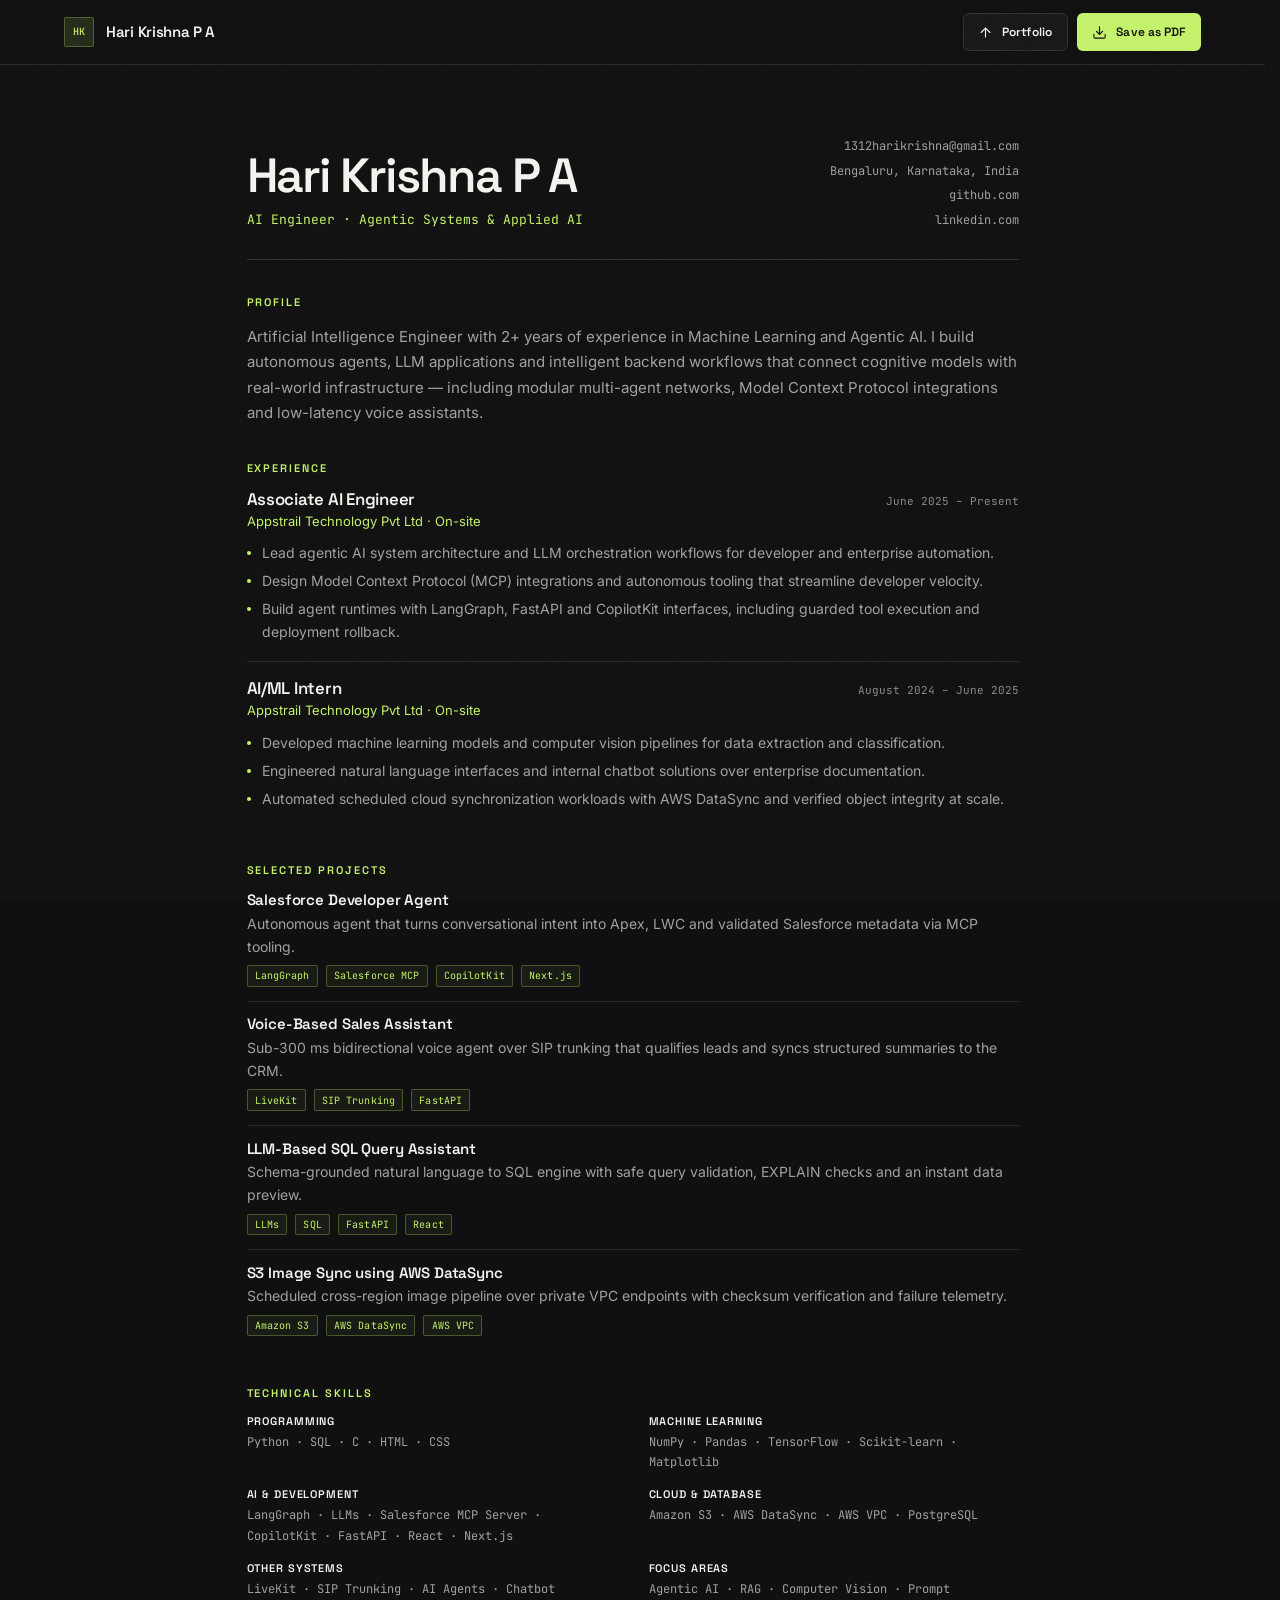
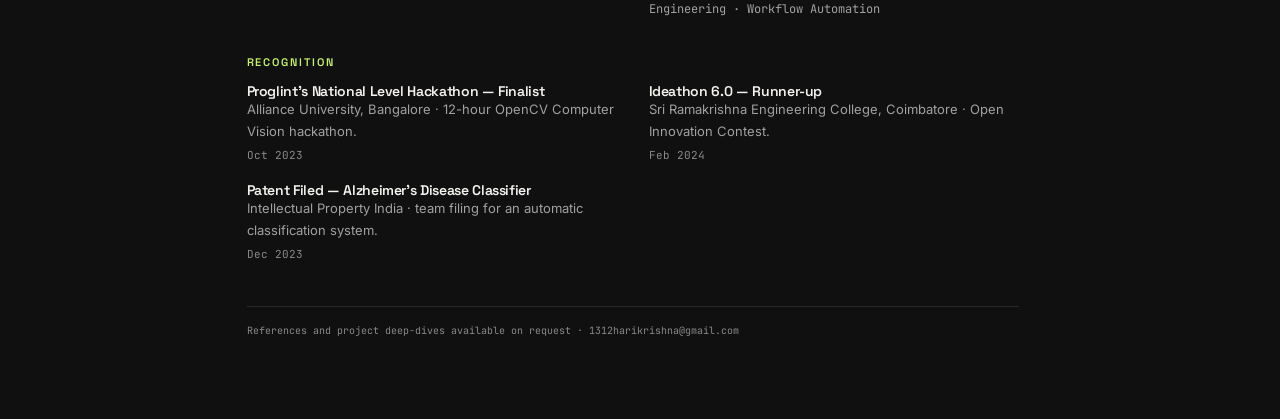
<file: resume.html>
<!DOCTYPE html>
<html lang="en">
<head>
  <meta charset="utf-8">
  <meta name="viewport" content="width=device-width, initial-scale=1">
  <meta name="color-scheme" content="dark">
  <meta name="theme-color" content="#101010">
  <title>Résumé — Hari Krishna P A</title>
  <meta name="description" content="Résumé of Hari Krishna P A — AI Engineer specialising in Agentic AI, LLM applications and intelligent automation.">
  <meta name="robots" content="noindex">
  <link rel="icon" href="assets/favicon.svg" type="image/svg+xml">
  <link rel="preload" href="assets/fonts/space-grotesk.woff2" as="font" type="font/woff2" crossorigin>
  <link rel="preload" href="assets/fonts/inter.woff2" as="font" type="font/woff2" crossorigin>
  <link rel="stylesheet" href="assets/css/styles.css">
  <link rel="stylesheet" href="assets/css/resume.css">
</head>
<body class="resume-page">
  <a class="skip-link" href="#resume">Skip to résumé</a>
  <div class="grain" aria-hidden="true"></div>

  <svg class="icon-sprite" xmlns="http://www.w3.org/2000/svg" aria-hidden="true">
    <symbol id="i-arrow-up" viewBox="0 0 24 24"><path d="M12 19V5"/><path d="m5 12 7-7 7 7"/></symbol>
    <symbol id="i-download" viewBox="0 0 24 24"><path d="M21 15v4a2 2 0 0 1-2 2H5a2 2 0 0 1-2-2v-4"/><path d="m7 10 5 5 5-5"/><path d="M12 15V3"/></symbol>
  </svg>

  <header class="resume-topbar">
    <div class="shell resume-topbar__inner">
      <a class="brand" href="index.html" aria-label="Hari Krishna P A — back to portfolio">
        <span class="brand__mark" aria-hidden="true">HK</span>
        <span class="brand__name">Hari Krishna P A</span>
      </a>
      <div class="resume-actions">
        <a class="btn btn--outline" href="index.html">
          <svg class="icon" aria-hidden="true"><use href="#i-arrow-up"/></svg>
          <span>Portfolio</span>
        </a>
        <button class="btn btn--primary" type="button" data-print>
          <svg class="icon" aria-hidden="true"><use href="#i-download"/></svg>
          <span>Save as PDF</span>
        </button>
      </div>
    </div>
  </header>

  <main class="resume" id="resume">
    <header class="resume__head">
      <div>
        <h1 class="resume__name">Hari Krishna P A</h1>
        <p class="resume__role">AI Engineer · Agentic Systems &amp; Applied AI</p>
      </div>
      <div class="resume__contact">
        <a href="mailto:1312harikrishna@gmail.com">1312harikrishna@gmail.com</a>
        <span>Bengaluru, Karnataka, India</span>
        <a data-resume-social="github" href="https://github.com/" target="_blank" rel="noopener noreferrer">github.com</a>
        <a data-resume-social="linkedin" href="https://www.linkedin.com/" target="_blank" rel="noopener noreferrer">linkedin.com</a>
      </div>
    </header>

    <section class="resume__section" aria-labelledby="resume-summary">
      <h2 id="resume-summary">Profile</h2>
      <p class="resume__summary">
        Artificial Intelligence Engineer with 2+ years of experience in Machine Learning and Agentic
        AI. I build autonomous agents, LLM applications and intelligent backend workflows that connect
        cognitive models with real-world infrastructure — including modular multi-agent networks, Model
        Context Protocol integrations and low-latency voice assistants.
      </p>
    </section>

    <section class="resume__section" aria-labelledby="resume-experience">
      <h2 id="resume-experience">Experience</h2>

      <article class="resume__job">
        <div class="resume__job-head">
          <div>
            <h3>Associate AI Engineer</h3>
            <p class="resume__job-org">Appstrail Technology Pvt Ltd · On-site</p>
          </div>
          <span class="resume__job-period">June 2025 – Present</span>
        </div>
        <ul class="resume__bullets">
          <li>Lead agentic AI system architecture and LLM orchestration workflows for developer and enterprise automation.</li>
          <li>Design Model Context Protocol (MCP) integrations and autonomous tooling that streamline developer velocity.</li>
          <li>Build agent runtimes with LangGraph, FastAPI and CopilotKit interfaces, including guarded tool execution and deployment rollback.</li>
        </ul>
      </article>

      <article class="resume__job">
        <div class="resume__job-head">
          <div>
            <h3>AI/ML Intern</h3>
            <p class="resume__job-org">Appstrail Technology Pvt Ltd · On-site</p>
          </div>
          <span class="resume__job-period">August 2024 – June 2025</span>
        </div>
        <ul class="resume__bullets">
          <li>Developed machine learning models and computer vision pipelines for data extraction and classification.</li>
          <li>Engineered natural language interfaces and internal chatbot solutions over enterprise documentation.</li>
          <li>Automated scheduled cloud synchronization workloads with AWS DataSync and verified object integrity at scale.</li>
        </ul>
      </article>
    </section>

    <section class="resume__section" aria-labelledby="resume-projects">
      <h2 id="resume-projects">Selected Projects</h2>

      <article class="resume__project">
        <h3>Salesforce Developer Agent</h3>
        <p>Autonomous agent that turns conversational intent into Apex, LWC and validated Salesforce metadata via MCP tooling.</p>
        <div class="tag-row">
          <span class="tag">LangGraph</span><span class="tag">Salesforce MCP</span><span class="tag">CopilotKit</span><span class="tag">Next.js</span>
        </div>
      </article>

      <article class="resume__project">
        <h3>Voice-Based Sales Assistant</h3>
        <p>Sub-300 ms bidirectional voice agent over SIP trunking that qualifies leads and syncs structured summaries to the CRM.</p>
        <div class="tag-row">
          <span class="tag">LiveKit</span><span class="tag">SIP Trunking</span><span class="tag">FastAPI</span>
        </div>
      </article>

      <article class="resume__project">
        <h3>LLM-Based SQL Query Assistant</h3>
        <p>Schema-grounded natural language to SQL engine with safe query validation, EXPLAIN checks and an instant data preview.</p>
        <div class="tag-row">
          <span class="tag">LLMs</span><span class="tag">SQL</span><span class="tag">FastAPI</span><span class="tag">React</span>
        </div>
      </article>

      <article class="resume__project">
        <h3>S3 Image Sync using AWS DataSync</h3>
        <p>Scheduled cross-region image pipeline over private VPC endpoints with checksum verification and failure telemetry.</p>
        <div class="tag-row">
          <span class="tag">Amazon S3</span><span class="tag">AWS DataSync</span><span class="tag">AWS VPC</span>
        </div>
      </article>
    </section>

    <section class="resume__section" aria-labelledby="resume-skills">
      <h2 id="resume-skills">Technical Skills</h2>
      <div class="resume__skills">
        <div class="resume__skill-group">
          <h3>Programming</h3>
          <p>Python · SQL · C · HTML · CSS</p>
        </div>
        <div class="resume__skill-group">
          <h3>Machine Learning</h3>
          <p>NumPy · Pandas · TensorFlow · Scikit-learn · Matplotlib</p>
        </div>
        <div class="resume__skill-group">
          <h3>AI &amp; Development</h3>
          <p>LangGraph · LLMs · Salesforce MCP Server · CopilotKit · FastAPI · React · Next.js</p>
        </div>
        <div class="resume__skill-group">
          <h3>Cloud &amp; Database</h3>
          <p>Amazon S3 · AWS DataSync · AWS VPC · PostgreSQL</p>
        </div>
        <div class="resume__skill-group">
          <h3>Other Systems</h3>
          <p>LiveKit · SIP Trunking · AI Agents · Chatbot</p>
        </div>
        <div class="resume__skill-group">
          <h3>Focus Areas</h3>
          <p>Agentic AI · RAG · Computer Vision · Prompt Engineering · Workflow Automation</p>
        </div>
      </div>
    </section>

    <section class="resume__section" aria-labelledby="resume-recognition">
      <h2 id="resume-recognition">Recognition</h2>
      <div class="resume__recognition">
        <article class="resume__award">
          <h3>Proglint's National Level Hackathon — Finalist</h3>
          <p>Alliance University, Bangalore · 12-hour OpenCV Computer Vision hackathon.</p>
          <span>Oct 2023</span>
        </article>
        <article class="resume__award">
          <h3>Ideathon 6.0 — Runner-up</h3>
          <p>Sri Ramakrishna Engineering College, Coimbatore · Open Innovation Contest.</p>
          <span>Feb 2024</span>
        </article>
        <article class="resume__award">
          <h3>Patent Filed — Alzheimer's Disease Classifier</h3>
          <p>Intellectual Property India · team filing for an automatic classification system.</p>
          <span>Dec 2023</span>
        </article>
      </div>
    </section>

    <p class="resume__foot">
      References and project deep-dives available on request · 1312harikrishna@gmail.com
    </p>
  </main>

  <script src="assets/js/config.js"></script>
  <script>
    (function () {
      var config = window.PORTFOLIO_CONFIG || {};
      if (config.socials) {
        document.querySelectorAll("[data-resume-social]").forEach(function (link) {
          var url = config.socials[link.getAttribute("data-resume-social")];
          if (url) link.href = url;
        });
      }
      document.querySelectorAll("[data-print]").forEach(function (button) {
        button.addEventListener("click", function () {
          window.print();
        });
      });
    })();
  </script>
</body>
</html>
</file>
<file: assets/css/styles.css>
/* ==========================================================================
   Obsidian Kinetic — portfolio design system
   Hari Krishna P A
   ========================================================================== */

/* --------------------------------------------------------------------------
   1. Fonts (self-hosted variable fonts)
   -------------------------------------------------------------------------- */
@font-face {
  font-family: "Space Grotesk";
  src: url("../fonts/space-grotesk.woff2") format("woff2");
  font-weight: 300 700;
  font-style: normal;
  font-display: swap;
}

@font-face {
  font-family: "Inter";
  src: url("../fonts/inter.woff2") format("woff2");
  font-weight: 100 900;
  font-style: normal;
  font-display: swap;
}

@font-face {
  font-family: "JetBrains Mono";
  src: url("../fonts/jetbrains-mono.woff2") format("woff2");
  font-weight: 100 800;
  font-style: normal;
  font-display: swap;
}

/* --------------------------------------------------------------------------
   2. Tokens
   -------------------------------------------------------------------------- */
:root {
  /* Surfaces */
  --bg: #101010;
  --surface: #171717;
  --surface-raised: #1f1f1f;
  --surface-deep: #0c0c0c;
  --line: #282828;
  --line-strong: #303030;

  /* Type */
  --text: #f5f3ef;
  --text-muted: #a1a1a1;
  --text-dim: #8a8a8a;

  /* Signal */
  --accent: #c5f36b;
  --accent-bright: #d4ff80;
  --accent-soft: rgba(197, 243, 107, 0.12);
  --accent-line: rgba(197, 243, 107, 0.28);
  --danger: #ff9b8f;
  --danger-soft: rgba(255, 155, 143, 0.1);

  /* Families */
  --font-display: "Space Grotesk", "Segoe UI", system-ui, sans-serif;
  --font-body: "Inter", "Segoe UI", system-ui, sans-serif;
  --font-mono: "JetBrains Mono", "Cascadia Code", Consolas, monospace;

  /* Shape & rhythm */
  --radius-sm: 2px;
  --radius: 6px;
  --radius-lg: 10px;
  --radius-xl: 14px;
  --shell: 1320px;
  --gutter: clamp(1.25rem, 5vw, 4rem);
  --section-y: clamp(4.5rem, 9vw, 7.5rem);
  --header-h: 66px;

  /* Motion */
  --ease: cubic-bezier(0.22, 1, 0.36, 1);
  --dur: 220ms;
}

/* --------------------------------------------------------------------------
   3. Reset & base
   -------------------------------------------------------------------------- */
*,
*::before,
*::after {
  box-sizing: border-box;
}

html {
  scroll-behavior: smooth;
  scrollbar-color: #3a3a3a var(--bg);
  scrollbar-gutter: stable;
  -webkit-text-size-adjust: 100%;
}

body {
  margin: 0;
  min-height: 100vh;
  background: var(--bg);
  color: var(--text);
  font-family: var(--font-body);
  font-size: 0.9375rem;
  line-height: 1.65;
  -webkit-font-smoothing: antialiased;
  -moz-osx-font-smoothing: grayscale;
  overflow-x: hidden;
}

body.is-locked {
  overflow: hidden;
}

main section[id] {
  scroll-margin-top: calc(var(--header-h) + 2rem);
}

h1,
h2,
h3,
h4,
h5,
h6,
p,
figure,
blockquote {
  margin: 0;
}

h1,
h2,
h3,
h4 {
  font-family: var(--font-display);
  font-weight: 600;
  line-height: 1.1;
  letter-spacing: -0.025em;
  text-wrap: balance;
}

ul,
ol {
  margin: 0;
  padding: 0;
  list-style: none;
}

img,
svg {
  display: block;
  max-width: 100%;
}

a {
  color: inherit;
  text-decoration: none;
}

button,
input,
textarea,
select {
  font: inherit;
  color: inherit;
}

button {
  cursor: pointer;
}

::selection {
  background: var(--accent);
  color: #101010;
}

:focus-visible {
  outline: 2px solid var(--accent);
  outline-offset: 3px;
  border-radius: var(--radius-sm);
}

[hidden] {
  display: none !important;
}

/* --------------------------------------------------------------------------
   4. Utilities
   -------------------------------------------------------------------------- */
.shell {
  width: 100%;
  max-width: var(--shell);
  margin-inline: auto;
  padding-inline: var(--gutter);
}

.section {
  position: relative;
  padding-block: var(--section-y);
  border-top: 1px solid var(--line);
}

.section--flush-top {
  border-top: 0;
}

.section-head {
  max-width: 46rem;
  margin-bottom: clamp(2.5rem, 5vw, 4rem);
}

.eyebrow {
  display: inline-flex;
  align-items: center;
  gap: 0.75rem;
  font-family: var(--font-display);
  font-size: 0.6875rem;
  font-weight: 600;
  letter-spacing: 0.18em;
  text-transform: uppercase;
  color: var(--accent);
}

.eyebrow::before {
  content: "";
  width: 22px;
  height: 1px;
  background: currentColor;
  opacity: 0.7;
}

.section-title {
  margin-top: 0.9rem;
  font-size: clamp(2rem, 4.6vw, 3.5rem);
  letter-spacing: -0.035em;
  line-height: 1.05;
}

.section-lede {
  margin-top: 1rem;
  max-width: 42rem;
  color: var(--text-muted);
  font-size: 1rem;
}

.sr-only {
  position: absolute;
  width: 1px;
  height: 1px;
  padding: 0;
  margin: -1px;
  overflow: hidden;
  clip: rect(0, 0, 0, 0);
  white-space: nowrap;
  border: 0;
}

.skip-link {
  position: fixed;
  top: 12px;
  left: 12px;
  z-index: 200;
  padding: 10px 16px;
  background: var(--accent);
  color: #101010;
  font-family: var(--font-display);
  font-size: 0.8125rem;
  font-weight: 600;
  border-radius: var(--radius);
  transform: translateY(-160%);
  transition: transform var(--dur) var(--ease);
}

.skip-link:focus {
  transform: translateY(0);
  outline-color: #101010;
}

/* Film grain canvas */
.grain {
  position: fixed;
  inset: 0;
  z-index: 65;
  pointer-events: none;
  opacity: 0.032;
  background-image: url("data:image/svg+xml,%3Csvg xmlns='http://www.w3.org/2000/svg' width='160' height='160'%3E%3Cfilter id='n'%3E%3CfeTurbulence type='fractalNoise' baseFrequency='0.82' numOctaves='3' stitchTiles='stitch'/%3E%3C/filter%3E%3Crect width='100%25' height='100%25' filter='url(%23n)'/%3E%3C/svg%3E");
}

.icon {
  width: 1em;
  height: 1em;
  flex: none;
  fill: none;
  stroke: currentColor;
  stroke-width: 1.75;
  stroke-linecap: round;
  stroke-linejoin: round;
}

/* Labels, tags & dots */
.label {
  font-family: var(--font-display);
  font-size: 0.6875rem;
  font-weight: 600;
  letter-spacing: 0.16em;
  text-transform: uppercase;
}

.label--accent {
  color: var(--accent);
}

/* Offscreen holder for the <symbol> sprite */
.icon-sprite {
  position: absolute;
  width: 0;
  height: 0;
  overflow: hidden;
}

.tag {
  display: inline-flex;
  align-items: center;
  padding: 0.3rem 0.65rem;
  border: 1px solid var(--accent-line);
  border-radius: var(--radius-sm);
  background: rgba(197, 243, 107, 0.05);
  color: var(--accent);
  font-family: var(--font-mono);
  font-size: 0.6875rem;
  line-height: 1.3;
  letter-spacing: 0.01em;
  white-space: nowrap;
}

.tag--muted {
  border-color: var(--line);
  background: var(--surface-raised);
  color: var(--text-muted);
}

.tag-row {
  display: flex;
  flex-wrap: wrap;
  gap: 0.5rem;
}

.dot {
  width: 6px;
  height: 6px;
  flex: none;
  border-radius: 50%;
  background: var(--accent);
}

.dot--pulse {
  animation: pulse 2.4s ease-in-out infinite;
}

@keyframes pulse {
  0%,
  100% {
    opacity: 1;
    box-shadow: 0 0 0 0 rgba(197, 243, 107, 0.35);
  }
  50% {
    opacity: 0.75;
    box-shadow: 0 0 0 5px rgba(197, 243, 107, 0);
  }
}

/* Buttons */
.btn {
  display: inline-flex;
  align-items: center;
  justify-content: center;
  gap: 0.55rem;
  min-height: 46px;
  padding: 0.75rem 1.35rem;
  border: 1px solid transparent;
  border-radius: var(--radius);
  font-family: var(--font-display);
  font-size: 0.875rem;
  font-weight: 600;
  letter-spacing: 0.01em;
  line-height: 1;
  white-space: nowrap;
  transition:
    background-color var(--dur) var(--ease),
    border-color var(--dur) var(--ease),
    color var(--dur) var(--ease),
    box-shadow var(--dur) var(--ease),
    transform var(--dur) var(--ease);
}

.btn:active {
  transform: scale(0.985);
}

.btn .icon {
  width: 15px;
  height: 15px;
}

.btn--primary {
  background: var(--accent);
  color: #101010;
}

.btn--primary:hover {
  background: var(--accent-bright);
  box-shadow: 0 0 22px rgba(197, 243, 107, 0.28);
}

.btn--outline {
  background: var(--surface);
  border-color: var(--line-strong);
  color: var(--text);
}

.btn--outline:hover {
  background: var(--surface-raised);
  border-color: #4a4a4a;
}

.btn--block {
  width: 100%;
}

.btn[disabled] {
  cursor: not-allowed;
  opacity: 0.6;
  transform: none;
}

.link-arrow {
  display: inline-flex;
  align-items: center;
  gap: 0.5rem;
  padding: 0;
  border: 0;
  background: none;
  color: var(--text);
  font-family: var(--font-display);
  font-size: 0.8125rem;
  font-weight: 600;
  letter-spacing: 0.02em;
  transition: color var(--dur) var(--ease);
}

.link-arrow .icon {
  width: 15px;
  height: 15px;
  transition: transform var(--dur) var(--ease);
}

.link-arrow:hover {
  color: var(--accent);
}

.link-arrow:hover .icon {
  transform: translate(2px, -2px);
}

.icon-btn {
  display: inline-flex;
  align-items: center;
  justify-content: center;
  width: 34px;
  height: 34px;
  padding: 0;
  border: 1px solid var(--line-strong);
  border-radius: var(--radius);
  background: var(--surface-raised);
  color: var(--text-muted);
  transition:
    color var(--dur) var(--ease),
    border-color var(--dur) var(--ease),
    background-color var(--dur) var(--ease);
}

.icon-btn:hover {
  color: var(--text);
  border-color: #4a4a4a;
}

.icon-btn .icon {
  width: 16px;
  height: 16px;
}

/* --------------------------------------------------------------------------
   5. Header & navigation
   -------------------------------------------------------------------------- */
.scroll-progress {
  position: fixed;
  inset: 0 0 auto;
  z-index: 120;
  height: 2px;
  background: var(--accent);
  transform: scaleX(0);
  transform-origin: 0 50%;
  will-change: transform;
}

.site-header {
  position: fixed;
  top: 16px;
  left: 50%;
  z-index: 100;
  width: min(calc(100% - 2rem), var(--shell));
  transform: translateX(-50%);
}

.header-inner {
  display: flex;
  align-items: center;
  justify-content: space-between;
  gap: 1rem;
  padding: 0.7rem 1rem 0.7rem 1.15rem;
  border: 1px solid rgba(48, 48, 48, 0.75);
  border-radius: var(--radius-lg);
  background: rgba(23, 23, 23, 0.82);
  backdrop-filter: blur(18px) saturate(1.2);
  -webkit-backdrop-filter: blur(18px) saturate(1.2);
  transition:
    background-color var(--dur) var(--ease),
    border-color var(--dur) var(--ease);
}

.site-header.is-scrolled .header-inner {
  background: rgba(16, 16, 16, 0.92);
  border-color: var(--line-strong);
}

.brand {
  display: inline-flex;
  align-items: center;
  gap: 0.75rem;
  min-width: 0;
}

.brand__mark {
  display: grid;
  place-items: center;
  width: 30px;
  height: 30px;
  flex: none;
  border: 1px solid var(--accent-line);
  border-radius: var(--radius-sm);
  background: var(--accent-soft);
  color: var(--accent);
  font-family: var(--font-mono);
  font-size: 0.625rem;
  font-weight: 500;
  letter-spacing: -0.02em;
}

.brand__name {
  font-family: var(--font-display);
  font-size: 0.9375rem;
  font-weight: 600;
  letter-spacing: -0.02em;
  white-space: nowrap;
}

.nav {
  display: flex;
  align-items: center;
  gap: clamp(1rem, 2.2vw, 1.9rem);
}

.nav__link {
  position: relative;
  padding: 0.35rem 0;
  color: var(--text-muted);
  font-family: var(--font-display);
  font-size: 0.6875rem;
  font-weight: 500;
  letter-spacing: 0.14em;
  text-transform: uppercase;
  transition: color var(--dur) var(--ease);
}

.nav__link::after {
  content: "";
  position: absolute;
  left: 0;
  bottom: 0;
  width: 100%;
  height: 1px;
  background: var(--accent);
  transform: scaleX(0);
  transform-origin: 0 50%;
  transition: transform var(--dur) var(--ease);
}

.nav__link:hover,
.nav__link.is-active {
  color: var(--accent);
}

.nav__link.is-active::after {
  transform: scaleX(1);
}

.header-actions {
  display: flex;
  align-items: center;
  gap: 0.65rem;
}

.availability {
  display: inline-flex;
  align-items: center;
  gap: 0.5rem;
  padding: 0.4rem 0.7rem;
  border: 1px solid var(--line);
  border-radius: 999px;
  background: var(--surface);
  color: var(--accent);
  font-family: var(--font-display);
  font-size: 0.625rem;
  font-weight: 500;
  letter-spacing: 0.1em;
  text-transform: uppercase;
  white-space: nowrap;
}

.header-actions .btn {
  min-height: 38px;
  padding: 0.55rem 0.9rem;
  font-size: 0.6875rem;
  letter-spacing: 0.1em;
  text-transform: uppercase;
}

.nav-toggle {
  display: none;
  width: 40px;
  height: 40px;
  padding: 0;
  border: 1px solid var(--line-strong);
  border-radius: var(--radius);
  background: var(--surface);
  color: var(--text);
}

.nav-toggle .icon {
  width: 18px;
  height: 18px;
  margin: auto;
}

/* Mobile navigation overlay */
.mobile-nav {
  position: fixed;
  inset: 0;
  z-index: 90;
  display: flex;
  flex-direction: column;
  gap: 2rem;
  padding: calc(var(--header-h) + 3.5rem) var(--gutter) 2.5rem;
  background: rgba(16, 16, 16, 0.97);
  backdrop-filter: blur(18px);
  -webkit-backdrop-filter: blur(18px);
  overflow-y: auto;
  opacity: 0;
  visibility: hidden;
  transition:
    opacity 240ms var(--ease),
    visibility 240ms;
}

.mobile-nav.is-open {
  opacity: 1;
  visibility: visible;
}

.mobile-nav__links {
  display: flex;
  flex-direction: column;
}

.mobile-nav__link {
  display: flex;
  align-items: baseline;
  justify-content: space-between;
  gap: 1rem;
  padding: 1rem 0;
  border-bottom: 1px solid var(--line);
  font-family: var(--font-display);
  font-size: 1.9rem;
  font-weight: 600;
  letter-spacing: -0.03em;
  color: var(--text);
  transition: color var(--dur) var(--ease);
}

.mobile-nav__link span {
  font-family: var(--font-mono);
  font-size: 0.6875rem;
  font-weight: 400;
  letter-spacing: 0.08em;
  color: var(--text-dim);
}

.mobile-nav__link:hover,
.mobile-nav__link.is-active {
  color: var(--accent);
}

.mobile-nav__footer {
  display: flex;
  flex-direction: column;
  gap: 1rem;
  margin-top: auto;
}

.mobile-nav__footer .btn {
  width: 100%;
}

.mobile-nav__socials {
  display: flex;
  gap: 0.6rem;
}

.mobile-nav__socials a {
  display: inline-flex;
  align-items: center;
  gap: 0.45rem;
  padding: 0.45rem 0.7rem;
  border: 1px solid var(--line);
  border-radius: var(--radius-sm);
  color: var(--text-muted);
  font-family: var(--font-mono);
  font-size: 0.6875rem;
}

@media (max-width: 1180px) {
  .availability {
    display: none;
  }
}

@media (max-width: 960px) {
  .nav {
    display: none;
  }

  .nav-toggle {
    display: inline-flex;
  }

  body.nav-open {
    overflow: hidden;
  }
}

/* --------------------------------------------------------------------------
   6. Hero
   -------------------------------------------------------------------------- */
.hero {
  position: relative;
  padding-top: clamp(7.5rem, 14vh, 10rem);
  padding-bottom: clamp(3.5rem, 7vw, 6rem);
  overflow: hidden;
}

.hero::before {
  content: "";
  position: absolute;
  top: -18rem;
  right: -12rem;
  width: 46rem;
  height: 46rem;
  border-radius: 50%;
  background: radial-gradient(circle, rgba(197, 243, 107, 0.075), transparent 62%);
  pointer-events: none;
}

.hero::after {
  content: "";
  position: absolute;
  inset: 0;
  pointer-events: none;
  background-image:
    linear-gradient(to right, rgba(255, 255, 255, 0.025) 1px, transparent 1px),
    linear-gradient(to bottom, rgba(255, 255, 255, 0.025) 1px, transparent 1px);
  background-size: 96px 96px;
  mask-image: radial-gradient(ellipse at 30% 20%, #000 0%, transparent 68%);
  -webkit-mask-image: radial-gradient(ellipse at 30% 20%, #000 0%, transparent 68%);
}

.hero__grid {
  position: relative;
  z-index: 1;
  display: grid;
  grid-template-columns: minmax(0, 7fr) minmax(0, 5fr);
  gap: clamp(2.5rem, 6vw, 5rem);
  align-items: center;
}

.hero__content {
  display: flex;
  flex-direction: column;
  align-items: flex-start;
}

.hero__badge {
  display: inline-flex;
  align-items: center;
  gap: 0.55rem;
  margin-bottom: 1.75rem;
  padding: 0.4rem 0.8rem;
  border: 1px solid var(--line-strong);
  border-radius: 999px;
  background: var(--surface);
  color: var(--text-muted);
  font-family: var(--font-display);
  font-size: 0.625rem;
  font-weight: 600;
  letter-spacing: 0.16em;
  text-transform: uppercase;
}

.hero__badge .icon {
  width: 14px;
  height: 14px;
  color: var(--accent);
}

.hero h1 {
  max-width: 15ch;
  font-size: clamp(2.9rem, 6.4vw, 5rem);
  font-weight: 700;
  letter-spacing: -0.042em;
  line-height: 1.02;
}

.hero h1 .accent-word {
  color: var(--accent);
  text-decoration: underline;
  text-decoration-thickness: 3px;
  text-decoration-color: rgba(197, 243, 107, 0.32);
  text-underline-offset: 0.14em;
}

.hero__lede {
  max-width: 36rem;
  margin-top: 1.6rem;
  color: var(--text-muted);
  font-size: clamp(1rem, 1.5vw, 1.125rem);
  line-height: 1.7;
}

.hero__ctas {
  display: flex;
  flex-wrap: wrap;
  align-items: center;
  gap: 0.75rem;
  margin-top: 2rem;
}

.hero__resume {
  display: inline-flex;
  align-items: center;
  gap: 0.4rem;
  margin-left: 0.35rem;
  padding: 0.5rem;
  color: var(--text-muted);
  font-family: var(--font-mono);
  font-size: 0.75rem;
  transition: color var(--dur) var(--ease);
}

.hero__resume:hover {
  color: var(--accent);
}

.hero__resume .icon {
  width: 14px;
  height: 14px;
}

.hero__stats {
  display: flex;
  flex-wrap: wrap;
  width: 100%;
  margin-top: 2.5rem;
  border: 1px solid var(--line);
  border-radius: var(--radius-lg);
  background: rgba(23, 23, 23, 0.6);
  overflow: hidden;
}

.stat {
  display: flex;
  align-items: center;
  gap: 0.5rem;
  padding: 0.85rem 1.15rem;
  color: var(--text-muted);
  font-family: var(--font-mono);
  font-size: 0.75rem;
  border-right: 1px solid var(--line);
}

.stat:last-child {
  border-right: 0;
}

.stat strong {
  color: var(--text);
  font-weight: 500;
}

.stat .icon {
  width: 14px;
  height: 14px;
  color: var(--accent);
}

/* Portrait */
.portrait {
  position: relative;
  width: 100%;
  max-width: 26rem;
  margin-inline: auto;
  aspect-ratio: 4 / 5;
  border: 1px solid var(--line-strong);
  border-radius: var(--radius-xl);
  background: var(--surface);
  overflow: hidden;
  isolation: isolate;
}

.portrait::after {
  content: "";
  position: absolute;
  inset: 0;
  z-index: 1;
  background:
    linear-gradient(to top, rgba(12, 12, 12, 0.92) 0%, rgba(12, 12, 12, 0.15) 46%, transparent 70%),
    linear-gradient(to right, rgba(12, 12, 12, 0.35), transparent 40%);
  pointer-events: none;
}

.portrait img {
  width: 100%;
  height: 100%;
  object-fit: cover;
  object-position: 50% 22%;
  transition: transform 900ms var(--ease);
}

.portrait:hover img {
  transform: scale(1.035);
}

.portrait__badge {
  position: absolute;
  z-index: 2;
  display: inline-flex;
  align-items: center;
  gap: 0.5rem;
  max-width: calc(100% - 2rem);
  padding: 0.5rem 0.7rem;
  border: 1px solid rgba(48, 48, 48, 0.9);
  border-radius: var(--radius);
  background: rgba(12, 12, 12, 0.82);
  backdrop-filter: blur(12px);
  -webkit-backdrop-filter: blur(12px);
  font-family: var(--font-mono);
  font-size: 0.6875rem;
  line-height: 1.3;
}

.portrait__badge--top {
  top: 1rem;
  left: 1rem;
  color: var(--text);
}

.portrait__badge--top .icon {
  width: 14px;
  height: 14px;
  color: var(--accent);
}

.portrait__badge--bottom {
  right: 1rem;
  bottom: 1rem;
  border-color: var(--accent-line);
  color: var(--accent);
  font-family: var(--font-display);
  font-size: 0.625rem;
  font-weight: 600;
  letter-spacing: 0.1em;
  text-transform: uppercase;
  box-shadow: 0 0 24px rgba(197, 243, 107, 0.08);
}

/* --------------------------------------------------------------------------
   7. Marquee
   -------------------------------------------------------------------------- */
.marquee {
  position: relative;
  z-index: 1;
  margin-top: clamp(3rem, 6vw, 5rem);
  border-block: 1px solid var(--line);
  background: var(--surface-deep);
  padding-block: 1.1rem;
  overflow: hidden;
}

.marquee__track {
  display: flex;
  width: max-content;
  animation: marquee 38s linear infinite;
}

.marquee:hover .marquee__track {
  animation-play-state: paused;
}

.marquee__group {
  display: flex;
  flex: none;
  align-items: center;
  gap: 2.5rem;
  padding-right: 2.5rem;
}

.marquee__group span {
  display: inline-flex;
  align-items: center;
  gap: 0.8em;
  color: var(--text-muted);
  font-family: var(--font-display);
  font-size: clamp(1.4rem, 2.4vw, 2rem);
  font-weight: 700;
  letter-spacing: 0.08em;
  text-transform: uppercase;
  white-space: nowrap;
}

.marquee__group .asterisk {
  color: var(--accent);
  font-size: 0.8em;
  letter-spacing: 0;
}

@keyframes marquee {
  to {
    transform: translateX(-50%);
  }
}

/* --------------------------------------------------------------------------
   8. About & terminal
   -------------------------------------------------------------------------- */
.about__grid {
  display: grid;
  grid-template-columns: minmax(0, 1fr) minmax(0, 1fr);
  gap: clamp(2rem, 5vw, 4rem);
  align-items: start;
}

.about__copy {
  display: flex;
  flex-direction: column;
  gap: 1.25rem;
}

.about__copy p:first-child {
  color: var(--text);
  font-size: 1.0625rem;
  line-height: 1.75;
}

.about__copy p + p {
  color: var(--text-muted);
}

.coords {
  display: inline-flex;
  align-items: center;
  gap: 0.55rem;
  margin-top: 0.5rem;
  padding: 0.55rem 0.8rem;
  border: 1px solid var(--line);
  border-radius: var(--radius);
  background: var(--surface);
  color: var(--text-muted);
  font-family: var(--font-mono);
  font-size: 0.75rem;
  width: fit-content;
}

.coords .icon {
  width: 14px;
  height: 14px;
  color: var(--accent);
}

.terminal {
  border: 1px solid var(--line-strong);
  border-radius: var(--radius-lg);
  background: var(--surface-deep);
  overflow: hidden;
}

.terminal__bar {
  display: flex;
  align-items: center;
  gap: 0.45rem;
  padding: 0.65rem 0.85rem;
  border-bottom: 1px solid var(--line);
  background: var(--surface);
}

.terminal__dots {
  display: flex;
  gap: 0.35rem;
}

.terminal__dots i {
  width: 9px;
  height: 9px;
  border: 1px solid var(--line-strong);
  border-radius: 50%;
  background: var(--surface-raised);
}

.terminal__dots i:first-child {
  background: #5a2b27;
}

.terminal__dots i:last-child {
  background: rgba(197, 243, 107, 0.5);
}

.terminal__file {
  margin-left: 0.35rem;
  color: var(--text-muted);
  font-family: var(--font-mono);
  font-size: 0.6875rem;
}

.terminal__status {
  display: inline-flex;
  align-items: center;
  gap: 0.4rem;
  margin-left: auto;
  color: var(--accent);
  font-family: var(--font-display);
  font-size: 0.5625rem;
  font-weight: 600;
  letter-spacing: 0.12em;
  text-transform: uppercase;
}

.terminal__replay {
  width: 28px;
  height: 28px;
  margin-left: 0.35rem;
}

.terminal__replay .icon {
  width: 13px;
  height: 13px;
}

.terminal__body {
  display: flex;
  flex-direction: column;
  gap: 0.7rem;
  padding: 1.25rem;
  font-family: var(--font-mono);
  font-size: 0.75rem;
  line-height: 1.65;
}

.terminal__line {
  display: flex;
  align-items: flex-start;
  gap: 0.5rem;
  color: var(--text-muted);
}

.terminal__line .t-key {
  flex: none;
  color: var(--accent);
  font-weight: 500;
}

.terminal__line .t-key--muted {
  color: var(--text-dim);
}

.terminal__line em {
  color: var(--accent);
  font-style: normal;
}

.terminal__line code {
  color: var(--text);
  font-family: inherit;
  overflow-wrap: anywhere;
}

.terminal__line--comment {
  color: var(--text-dim);
}

.terminal__line--prompt {
  margin-top: 0.35rem;
  padding-top: 0.75rem;
  border-top: 1px dashed var(--line);
  color: var(--accent);
}

.caret {
  display: inline-block;
  width: 7px;
  height: 1.05em;
  margin-left: 2px;
  background: var(--accent);
  vertical-align: text-bottom;
  animation: blink 1.1s steps(2, start) infinite;
}

@keyframes blink {
  50% {
    opacity: 0;
  }
}

/* --------------------------------------------------------------------------
   9. Expertise
   -------------------------------------------------------------------------- */
.expertise__grid {
  display: grid;
  grid-template-columns: repeat(2, minmax(0, 1fr));
  gap: 1rem;
}

.expertise-card {
  display: flex;
  flex-direction: column;
  padding: clamp(1.5rem, 3vw, 2.25rem);
  border: 1px solid var(--line);
  border-radius: var(--radius-lg);
  background: var(--surface);
  transition:
    border-color var(--dur) var(--ease),
    background-color var(--dur) var(--ease),
    transform var(--dur) var(--ease);
}

.expertise-card:hover {
  border-color: #3d3d3d;
  background: #1a1a1a;
  transform: translateY(-2px);
}

.expertise-card__top {
  display: flex;
  align-items: center;
  justify-content: space-between;
  gap: 1rem;
  margin-bottom: 1.5rem;
}

.expertise-card__icon {
  display: grid;
  place-items: center;
  width: 40px;
  height: 40px;
  border: 1px solid var(--line-strong);
  border-radius: var(--radius);
  background: var(--surface-raised);
  color: var(--text-muted);
  transition:
    color var(--dur) var(--ease),
    border-color var(--dur) var(--ease);
}

.expertise-card:hover .expertise-card__icon {
  color: var(--accent);
  border-color: var(--accent-line);
}

.expertise-card__icon .icon {
  width: 18px;
  height: 18px;
}

.expertise-card h3 {
  margin-bottom: 0.7rem;
  font-size: 1.25rem;
  letter-spacing: -0.02em;
  text-transform: uppercase;
}

.expertise-card p {
  flex: 1;
  color: var(--text-muted);
  font-size: 0.9375rem;
}

.expertise-card .tag-row {
  margin-top: 1.5rem;
  padding-top: 1.25rem;
  border-top: 1px solid var(--line);
}

/* --------------------------------------------------------------------------
   10. Projects
   -------------------------------------------------------------------------- */
.projects__list {
  display: flex;
  flex-direction: column;
  gap: clamp(1.25rem, 3vw, 2rem);
}

.project {
  border: 1px solid var(--line);
  border-radius: var(--radius-xl);
  background: var(--surface);
  padding: clamp(1.25rem, 3.2vw, 2.5rem);
  transition:
    border-color var(--dur) var(--ease),
    background-color var(--dur) var(--ease);
}

.project:hover {
  border-color: #3a3a3a;
  background: #191919;
}

.project__grid {
  display: grid;
  grid-template-columns: minmax(0, 1fr) minmax(0, 1fr);
  gap: clamp(1.75rem, 4vw, 3.25rem);
  align-items: center;
}

.project__content {
  display: flex;
  flex-direction: column;
  align-items: flex-start;
  gap: 0.9rem;
}

.project__category {
  color: var(--accent);
  font-family: var(--font-display);
  font-size: 0.625rem;
  font-weight: 600;
  letter-spacing: 0.16em;
  text-transform: uppercase;
}

.project h3 {
  font-size: clamp(1.45rem, 2.6vw, 2rem);
  letter-spacing: -0.03em;
}

.project__desc {
  color: var(--text-muted);
  font-size: 0.9375rem;
}

.project .tag-row {
  margin-top: 0.25rem;
}

.project__action {
  margin-top: 0.6rem;
}

/* Decorative mockups */
.mock {
  position: relative;
  border: 1px solid var(--line-strong);
  border-radius: var(--radius-lg);
  background: var(--surface-deep);
  padding: 1rem;
  font-family: var(--font-mono);
  font-size: 0.6875rem;
  line-height: 1.7;
  overflow: hidden;
}

.mock::before {
  content: "";
  position: absolute;
  inset: 0 0 auto;
  height: 1px;
  background: linear-gradient(90deg, transparent, rgba(197, 243, 107, 0.25), transparent);
  opacity: 0.8;
}

.mock__bar {
  display: flex;
  align-items: center;
  justify-content: space-between;
  gap: 1rem;
  margin-bottom: 0.8rem;
  padding-bottom: 0.7rem;
  border-bottom: 1px solid var(--line);
  color: var(--text-muted);
}

.mock__status {
  color: var(--accent);
  font-weight: 500;
  white-space: nowrap;
}

.mock p {
  color: var(--text-muted);
}

.mock .prompt {
  color: var(--text);
}

.mock .prompt .accent {
  color: var(--accent);
}

.mock__code {
  margin: 0.6rem 0;
  padding: 0.7rem 0.8rem;
  border: 1px solid var(--line);
  border-radius: var(--radius-sm);
  background: var(--surface);
  color: var(--text);
  font-family: inherit;
  font-size: inherit;
  line-height: 1.65;
  white-space: pre-wrap;
  overflow-wrap: anywhere;
}

.mock__code .kw {
  color: var(--accent);
}

.mock__code .cm {
  color: var(--text-dim);
}

.mock__fineprint {
  display: flex;
  align-items: center;
  justify-content: space-between;
  gap: 1rem;
  margin-top: 0.8rem;
  color: var(--text-dim);
  font-size: 0.625rem;
}

.mock__fineprint .accent {
  color: var(--accent);
}

/* Waveform */
.wave {
  display: flex;
  align-items: center;
  justify-content: center;
  gap: 5px;
  height: 56px;
  margin-bottom: 0.9rem;
  padding-inline: 1rem;
  border: 1px solid var(--line);
  border-radius: var(--radius-sm);
  background: var(--surface);
  overflow: hidden;
}

.wave span {
  width: 2px;
  height: 70%;
  border-radius: 1px;
  background: var(--accent);
  transform: scaleY(0.25);
  transform-origin: 50% 50%;
  animation: wave 1.1s ease-in-out infinite alternate;
  animation-delay: var(--d, 0s);
}

@keyframes wave {
  to {
    transform: scaleY(1);
  }
}

.mock__chat {
  display: flex;
  flex-direction: column;
  gap: 0.3rem;
}

.mock__chat .user {
  color: var(--accent);
}

.mock__chat .assistant {
  color: var(--text);
}

/* SQL */
.query-block {
  margin-bottom: 0.7rem;
  padding: 0.7rem 0.75rem;
  border: 1px solid var(--line);
  border-radius: var(--radius-sm);
  background: var(--surface);
}

.query-block__label {
  display: block;
  margin-bottom: 0.25rem;
  color: var(--text-dim);
  font-family: var(--font-display);
  font-size: 0.5625rem;
  font-weight: 600;
  letter-spacing: 0.14em;
  text-transform: uppercase;
}

.query-block--sql {
  border-color: var(--accent-line);
  background: var(--surface-raised);
}

.query-block--sql .query-block__label {
  color: var(--accent);
}

.query-block pre {
  margin: 0;
  color: var(--accent);
  font-family: inherit;
  font-size: 0.6875rem;
  line-height: 1.7;
  white-space: pre-wrap;
  overflow-wrap: anywhere;
}

.query-block p {
  color: var(--text);
}

/* AWS topology */
.topology {
  display: flex;
  align-items: center;
  justify-content: space-between;
  gap: 0.5rem;
  margin-bottom: 0.8rem;
  padding: 0.55rem;
  border: 1px solid var(--line);
  border-radius: var(--radius-sm);
  background: var(--surface);
  color: var(--text-muted);
  font-size: 0.625rem;
}

.topology .icon {
  width: 13px;
  height: 13px;
  color: var(--accent);
}

.progress {
  height: 6px;
  border-radius: 999px;
  background: var(--surface-raised);
  overflow: hidden;
}

.progress span {
  display: block;
  height: 100%;
  width: 94%;
  border-radius: inherit;
  background: var(--accent);
  transform-origin: 0 50%;
  animation: progress-in 1.6s var(--ease) both;
}

@keyframes progress-in {
  from {
    transform: scaleX(0);
  }
}

/* More projects */
.more-projects {
  margin-top: clamp(2.5rem, 5vw, 4rem);
}

.more-projects h3 {
  margin-bottom: 1.25rem;
  font-size: 1.25rem;
  letter-spacing: -0.02em;
}

.mini-grid {
  display: grid;
  grid-template-columns: repeat(3, minmax(0, 1fr));
  gap: 1rem;
}

.mini {
  position: relative;
  display: flex;
  flex-direction: column;
  gap: 0.55rem;
  padding: 1.5rem;
  border: 1px solid var(--line);
  border-radius: var(--radius-lg);
  background: var(--surface);
  text-align: left;
  transition:
    border-color var(--dur) var(--ease),
    background-color var(--dur) var(--ease),
    transform var(--dur) var(--ease);
}

.mini:hover {
  border-color: var(--accent-line);
  background: #1a1a1a;
  transform: translateY(-2px);
}

.mini--wide {
  grid-column: span 2;
}

.mini__category {
  color: var(--text-dim);
  font-family: var(--font-display);
  font-size: 0.5625rem;
  font-weight: 600;
  letter-spacing: 0.16em;
  text-transform: uppercase;
}

.mini h4 {
  padding-right: 1.5rem;
  font-size: 1rem;
  font-weight: 600;
  line-height: 1.35;
  letter-spacing: -0.015em;
}

.mini p {
  color: var(--text-muted);
  font-size: 0.8125rem;
  line-height: 1.6;
}

.mini__arrow {
  position: absolute;
  top: 1.25rem;
  right: 1.25rem;
  color: var(--text-dim);
  transition:
    color var(--dur) var(--ease),
    transform var(--dur) var(--ease);
}

.mini__arrow .icon {
  width: 14px;
  height: 14px;
}

.mini:hover .mini__arrow {
  color: var(--accent);
  transform: translate(2px, -2px);
}

/* --------------------------------------------------------------------------
   11. Experience
   -------------------------------------------------------------------------- */
.timeline {
  position: relative;
  margin-left: 0.5rem;
  padding-left: clamp(1.75rem, 3vw, 2.75rem);
  border-left: 1px solid var(--line);
}

.timeline__item {
  position: relative;
  padding-bottom: 3.25rem;
}

.timeline__item:last-child {
  padding-bottom: 0;
}

.timeline__marker {
  position: absolute;
  top: 5px;
  left: calc(-1 * clamp(1.75rem, 3vw, 2.75rem) - 8px);
  width: 15px;
  height: 15px;
  border: 2px solid var(--line-strong);
  border-radius: 50%;
  background: var(--bg);
}

.timeline__item--current .timeline__marker {
  border-color: var(--accent);
  box-shadow: 0 0 18px rgba(197, 243, 107, 0.35);
}

.timeline__head {
  display: flex;
  flex-wrap: wrap;
  align-items: baseline;
  justify-content: space-between;
  gap: 0.35rem 1.5rem;
  margin-bottom: 0.75rem;
}

.timeline__role {
  font-size: 1.3rem;
  letter-spacing: -0.02em;
}

.timeline__org {
  margin-top: 0.3rem;
  color: var(--accent);
  font-size: 0.875rem;
  font-weight: 500;
}

.timeline__org span {
  color: var(--text-dim);
  font-weight: 400;
}

.timeline__period {
  color: var(--text-dim);
  font-family: var(--font-mono);
  font-size: 0.75rem;
  white-space: nowrap;
}

.timeline__desc {
  max-width: 52rem;
  margin-bottom: 1rem;
  color: var(--text-muted);
}

/* --------------------------------------------------------------------------
   12. Skills
   -------------------------------------------------------------------------- */
.skills__grid {
  display: grid;
  grid-template-columns: repeat(3, minmax(0, 1fr));
  gap: 1rem;
}

.skill-card {
  padding: 1.5rem;
  border: 1px solid var(--line);
  border-radius: var(--radius-lg);
  background: var(--surface);
}

.skill-card--wide {
  grid-column: span 2;
}

.skill-card h3 {
  color: var(--accent);
  font-family: var(--font-display);
  font-size: 0.625rem;
  font-weight: 600;
  letter-spacing: 0.16em;
  text-transform: uppercase;
}

.skill-card .tag-row {
  margin-top: 1rem;
}

.skill-card .tag {
  border-color: var(--line-strong);
  background: var(--surface-raised);
  color: var(--text);
  font-size: 0.6875rem;
  padding: 0.35rem 0.7rem;
}

.skill-card .tag:hover {
  border-color: var(--accent-line);
  color: var(--accent);
}

/* --------------------------------------------------------------------------
   13. Contact
   -------------------------------------------------------------------------- */
.contact__grid {
  display: grid;
  grid-template-columns: minmax(0, 5fr) minmax(0, 7fr);
  gap: clamp(1.5rem, 4vw, 3.5rem);
  align-items: start;
}

.contact__side {
  display: flex;
  flex-direction: column;
  gap: 0.85rem;
}

.info-card {
  padding: 1.35rem;
  border: 1px solid var(--line);
  border-radius: var(--radius-lg);
  background: var(--surface);
}

.info-card__label {
  display: block;
  margin-bottom: 0.8rem;
  color: var(--text-dim);
  font-family: var(--font-display);
  font-size: 0.5625rem;
  font-weight: 600;
  letter-spacing: 0.16em;
  text-transform: uppercase;
}

.info-card__row {
  display: flex;
  align-items: center;
  justify-content: space-between;
  gap: 0.75rem;
  flex-wrap: wrap;
}

.info-card__email {
  color: var(--text);
  font-family: var(--font-mono);
  font-size: 0.8125rem;
  overflow-wrap: anywhere;
  user-select: all;
}

.copy-btn {
  display: inline-flex;
  align-items: center;
  gap: 0.35rem;
  padding: 0.4rem 0.6rem;
  border: 1px solid var(--line-strong);
  border-radius: var(--radius-sm);
  background: var(--surface-raised);
  color: var(--text-muted);
  font-family: var(--font-mono);
  font-size: 0.625rem;
  transition:
    color var(--dur) var(--ease),
    border-color var(--dur) var(--ease);
}

.copy-btn:hover {
  color: var(--accent);
  border-color: var(--accent-line);
}

.copy-btn .icon {
  width: 12px;
  height: 12px;
}

.info-card__line {
  display: flex;
  align-items: center;
  gap: 0.55rem;
  color: var(--text-muted);
  font-size: 0.875rem;
}

.info-card__line .icon {
  width: 16px;
  height: 16px;
  color: var(--accent);
}

.social-row {
  display: flex;
  flex-wrap: wrap;
  gap: 0.55rem;
}

.social-link {
  display: inline-flex;
  align-items: center;
  gap: 0.45rem;
  padding: 0.5rem 0.75rem;
  border: 1px solid var(--line-strong);
  border-radius: var(--radius-sm);
  background: var(--surface-raised);
  color: var(--text-muted);
  font-family: var(--font-mono);
  font-size: 0.6875rem;
  transition:
    color var(--dur) var(--ease),
    border-color var(--dur) var(--ease);
}

.social-link:hover {
  color: var(--accent);
  border-color: var(--accent-line);
}

.social-link .icon {
  width: 14px;
  height: 14px;
}

/* Form */
.contact-form {
  display: flex;
  flex-direction: column;
  gap: 1.1rem;
  padding: clamp(1.25rem, 3vw, 2rem);
  border: 1px solid var(--line);
  border-radius: var(--radius-lg);
  background: var(--surface);
}

.field {
  display: flex;
  flex-direction: column;
  gap: 0.45rem;
}

.field label {
  color: var(--text-muted);
  font-family: var(--font-display);
  font-size: 0.5625rem;
  font-weight: 600;
  letter-spacing: 0.16em;
  text-transform: uppercase;
}

.field input,
.field textarea {
  width: 100%;
  padding: 0.8rem 0.9rem;
  border: 1px solid var(--line-strong);
  border-radius: var(--radius);
  background: var(--surface-deep);
  color: var(--text);
  font-size: 0.9375rem;
  line-height: 1.5;
  transition:
    border-color var(--dur) var(--ease),
    box-shadow var(--dur) var(--ease);
}

.field textarea {
  min-height: 132px;
  resize: vertical;
}

.field input::placeholder,
.field textarea::placeholder {
  color: var(--text-dim);
}

.field input:focus,
.field textarea:focus {
  outline: none;
  border-color: var(--accent);
  box-shadow: 0 0 0 3px rgba(197, 243, 107, 0.08);
}

.field.has-error input,
.field.has-error textarea {
  border-color: var(--danger);
}

.field__error {
  display: none;
  color: var(--danger);
  font-family: var(--font-mono);
  font-size: 0.6875rem;
}

.field.has-error .field__error {
  display: block;
}

.honeypot {
  position: absolute;
  left: -9999px;
  width: 1px;
  height: 1px;
  overflow: hidden;
}

.form__status {
  display: none;
  align-items: flex-start;
  gap: 0.5rem;
  padding: 0.7rem 0.8rem;
  border: 1px solid var(--line-strong);
  border-radius: var(--radius);
  background: var(--surface-raised);
  font-family: var(--font-mono);
  font-size: 0.6875rem;
  line-height: 1.55;
}

.form__status.is-visible {
  display: flex;
}

.form__status.is-success {
  border-color: var(--accent-line);
  background: rgba(197, 243, 107, 0.06);
  color: var(--accent);
}

.form__status.is-error {
  border-color: rgba(255, 155, 143, 0.35);
  background: var(--danger-soft);
  color: var(--danger);
}

.form__status .icon {
  width: 14px;
  height: 14px;
  margin-top: 2px;
  flex: none;
}

.form__note {
  color: var(--text-dim);
  font-family: var(--font-mono);
  font-size: 0.625rem;
  line-height: 1.5;
}

/* --------------------------------------------------------------------------
   14. Footer
   -------------------------------------------------------------------------- */
.site-footer {
  border-top: 1px solid var(--line);
  background: var(--surface-deep);
  padding-block: 2.75rem;
}

.footer__inner {
  display: flex;
  flex-wrap: wrap;
  align-items: center;
  justify-content: space-between;
  gap: 1.5rem;
}

.footer__brand {
  display: flex;
  flex-direction: column;
  gap: 0.65rem;
}

.footer__brand-row {
  display: flex;
  align-items: center;
  gap: 0.65rem;
}

.footer__name {
  font-family: var(--font-display);
  font-size: 0.9375rem;
  font-weight: 600;
  letter-spacing: -0.02em;
}

.footer__note {
  color: var(--text-dim);
  font-size: 0.75rem;
}

.footer__right {
  display: flex;
  flex-wrap: wrap;
  align-items: center;
  gap: 1.25rem;
}

.footer__links {
  display: flex;
  flex-wrap: wrap;
  gap: 1.25rem;
  color: var(--text-muted);
  font-family: var(--font-mono);
  font-size: 0.6875rem;
}

.footer__links a:hover {
  color: var(--accent);
}

.back-to-top {
  display: inline-flex;
  align-items: center;
  gap: 0.4rem;
  padding: 0.5rem 0.7rem;
  border: 1px solid var(--line-strong);
  border-radius: var(--radius-sm);
  background: var(--surface);
  color: var(--accent);
  font-family: var(--font-mono);
  font-size: 0.625rem;
  transition:
    border-color var(--dur) var(--ease),
    background-color var(--dur) var(--ease);
}

.back-to-top:hover {
  border-color: var(--accent-line);
  background: var(--surface-raised);
}

.back-to-top .icon {
  width: 12px;
  height: 12px;
}

/* --------------------------------------------------------------------------
   15. Case study dialog
   -------------------------------------------------------------------------- */
.case-dialog {
  position: fixed;
  inset: 0;
  z-index: 150;
  width: 100vw;
  max-width: none;
  height: 100%;
  overflow: hidden;
  max-height: none;
  margin: 0;
  padding: 0;
  border: 0;
  background: transparent;
  color: var(--text);
}

.case-dialog[open] {
  display: flex;
  justify-content: flex-end;
}

.case-dialog::backdrop {
  background: rgba(8, 8, 8, 0.72);
  backdrop-filter: blur(7px);
  -webkit-backdrop-filter: blur(7px);
}

.case-panel {
  display: flex;
  flex-direction: column;
  width: min(100%, 640px);
  height: 100%;
  border-left: 1px solid var(--line-strong);
  background: var(--surface);
  animation: drawer-in 320ms var(--ease) both;
}

@keyframes drawer-in {
  from {
    transform: translateX(32px);
    opacity: 0;
  }
}

.case-panel__head {
  display: flex;
  align-items: center;
  justify-content: space-between;
  gap: 1rem;
  padding: 1.15rem 1.5rem;
  border-bottom: 1px solid var(--line);
}

.case-panel__category {
  color: var(--accent);
  font-family: var(--font-display);
  font-size: 0.625rem;
  font-weight: 600;
  letter-spacing: 0.16em;
  text-transform: uppercase;
}

.case-panel__body {
  flex: 1;
  overflow-y: auto;
  padding: 1.75rem 1.5rem;
  overscroll-behavior: contain;
}

.case-panel__body h2 {
  margin-bottom: 0.5rem;
  font-size: clamp(1.6rem, 4vw, 2.15rem);
  letter-spacing: -0.03em;
}

.case-panel__summary {
  color: var(--text-muted);
  font-size: 0.9375rem;
}

.case-meta {
  display: flex;
  flex-wrap: wrap;
  gap: 0.5rem;
  margin: 1.25rem 0 1.75rem;
  padding-bottom: 1.5rem;
  border-bottom: 1px solid var(--line);
}

.case-meta span {
  padding: 0.3rem 0.6rem;
  border: 1px solid var(--line-strong);
  border-radius: var(--radius-sm);
  background: var(--surface-deep);
  color: var(--text-muted);
  font-family: var(--font-mono);
  font-size: 0.625rem;
}

.case-section {
  margin-bottom: 1.6rem;
}

.case-section h3 {
  margin-bottom: 0.5rem;
  color: var(--text-dim);
  font-family: var(--font-display);
  font-size: 0.5625rem;
  font-weight: 600;
  letter-spacing: 0.16em;
  text-transform: uppercase;
}

.case-section p {
  color: var(--text-muted);
  font-size: 0.9375rem;
  line-height: 1.7;
}

.case-list {
  display: flex;
  flex-direction: column;
  gap: 0.55rem;
}

.case-list li {
  position: relative;
  padding-left: 1rem;
  color: var(--text-muted);
  font-size: 0.875rem;
  line-height: 1.65;
}

.case-list li::before {
  content: "";
  position: absolute;
  top: 0.62em;
  left: 0;
  width: 5px;
  height: 5px;
  border-radius: 50%;
  background: var(--accent);
  opacity: 0.8;
}

.case-panel__foot {
  padding: 1rem 1.5rem;
  border-top: 1px solid var(--line);
  background: var(--surface);
}

.case-panel__foot .btn {
  width: 100%;
}

@media (max-width: 640px) {
  .case-panel {
    width: 100%;
    border-left: 0;
  }
}

/* --------------------------------------------------------------------------
   16. Toast
   -------------------------------------------------------------------------- */
.toast {
  position: fixed;
  right: 1.25rem;
  bottom: 1.25rem;
  z-index: 200;
  display: flex;
  align-items: center;
  gap: 0.55rem;
  max-width: min(92vw, 22rem);
  padding: 0.75rem 1rem;
  border: 1px solid var(--accent-line);
  border-radius: var(--radius);
  background: rgba(31, 31, 31, 0.96);
  backdrop-filter: blur(10px);
  color: var(--accent);
  font-family: var(--font-mono);
  font-size: 0.75rem;
  box-shadow: 0 0 24px rgba(197, 243, 107, 0.1);
  opacity: 0;
  transform: translateY(12px);
  visibility: hidden;
  transition:
    opacity 200ms var(--ease),
    transform 200ms var(--ease),
    visibility 200ms;
}

.toast.is-visible {
  opacity: 1;
  transform: translateY(0);
  visibility: visible;
}

.toast .icon {
  width: 15px;
  height: 15px;
  flex: none;
}

/* --------------------------------------------------------------------------
   17. Reveal on scroll
   -------------------------------------------------------------------------- */
[data-reveal] {
  opacity: 0;
  transform: translateY(18px);
  transition:
    opacity 700ms var(--ease),
    transform 700ms var(--ease);
  transition-delay: var(--reveal-delay, 0ms);
}

[data-reveal].is-visible {
  opacity: 1;
  transform: none;
}

/* --------------------------------------------------------------------------
   18. Responsive
   -------------------------------------------------------------------------- */
@media (max-width: 1100px) {
  .hero__grid {
    grid-template-columns: minmax(0, 1fr) minmax(0, 0.78fr);
    gap: 2.5rem;
  }

  .skills__grid {
    grid-template-columns: repeat(2, minmax(0, 1fr));
  }

  .skill-card--wide {
    grid-column: span 2;
  }
}

@media (max-width: 960px) {
  .hero {
    padding-top: 7.5rem;
  }

  .hero__grid {
    grid-template-columns: minmax(0, 1fr);
    gap: 3rem;
  }

  .hero__content {
    align-items: flex-start;
  }

  .hero h1 {
    max-width: 17ch;
  }

  .portrait {
    max-width: 380px;
    width: 100%;
  }

  .about__grid,
  .contact__grid {
    grid-template-columns: minmax(0, 1fr);
  }

  .expertise__grid {
    grid-template-columns: minmax(0, 1fr);
  }

  .project__grid {
    grid-template-columns: minmax(0, 1fr);
  }

  .mock {
    order: 2;
  }
}

@media (max-width: 780px) {
  .mini-grid {
    grid-template-columns: repeat(2, minmax(0, 1fr));
  }

  .mini--wide {
    grid-column: span 2;
  }

  .skills__grid {
    grid-template-columns: minmax(0, 1fr);
  }

  .skill-card--wide {
    grid-column: span 1;
  }

  .footer__inner {
    align-items: flex-start;
  }

  .footer__right {
    flex-direction: column;
    align-items: flex-start;
    gap: 0.9rem;
  }
}

@media (max-width: 620px) {
  :root {
    --header-h: 62px;
  }

  .site-header {
    top: 10px;
    width: calc(100% - 1.25rem);
  }

  .header-inner {
    padding: 0.55rem 0.6rem 0.55rem 0.8rem;
  }

  .brand__name {
    font-size: 0.875rem;
  }

  .header-actions .btn span.btn__text {
    display: none;
  }

  .header-actions .btn {
    width: 40px;
    min-height: 40px;
    padding: 0;
  }

  .hero__stats {
    flex-direction: column;
  }

  .stat {
    border-right: 0;
    border-bottom: 1px solid var(--line);
  }

  .stat:last-child {
    border-bottom: 0;
  }

  .hero__ctas {
    width: 100%;
    flex-direction: column;
    align-items: stretch;
  }

  .hero__ctas .btn {
    width: 100%;
  }

  .hero__resume {
    justify-content: center;
    margin-left: 0;
  }

  .mini-grid {
    grid-template-columns: minmax(0, 1fr);
  }

  .mini--wide {
    grid-column: span 1;
  }

  .terminal__status {
    display: none;
  }

  .terminal__body {
    font-size: 0.6875rem;
    padding: 1rem;
  }

  .coords {
    font-size: 0.6875rem;
  }

  .section-head {
    margin-bottom: 2rem;
  }
}

@media (max-width: 420px) {
  .brand__name {
    max-width: 8.5rem;
    overflow: hidden;
    text-overflow: ellipsis;
  }
}

/* --------------------------------------------------------------------------
   19. Motion & print
   -------------------------------------------------------------------------- */
@media (prefers-reduced-motion: reduce) {
  html {
    scroll-behavior: auto;
  }

  *,
  *::before,
  *::after {
    animation-duration: 0.001ms !important;
    animation-iteration-count: 1 !important;
    transition-duration: 0.001ms !important;
    scroll-behavior: auto !important;
  }

  [data-reveal] {
    opacity: 1;
    transform: none;
  }

  .wave span {
    transform: scaleY(0.7);
  }
}

@media print {
  .grain,
  .site-header,
  .mobile-nav,
  .scroll-progress,
  .site-footer,
  .toast,
  .case-dialog,
  .skip-link {
    display: none !important;
  }

  body {
    background: #fff;
    color: #111;
  }

  .section {
    border-top: 1px solid #ddd;
  }
}
</file>
<file: assets/css/resume.css>
/* Résumé page — extends assets/css/styles.css */
.resume-page {
  background: var(--bg);
}

.resume-topbar {
  position: sticky;
  top: 0;
  z-index: 40;
  border-bottom: 1px solid var(--line);
  background: rgba(16, 16, 16, 0.92);
  backdrop-filter: blur(14px);
  -webkit-backdrop-filter: blur(14px);
}

.resume-topbar__inner {
  display: flex;
  align-items: center;
  justify-content: space-between;
  gap: 1rem;
  min-height: 64px;
}

.resume-actions {
  display: flex;
  align-items: center;
  gap: 0.6rem;
}

.resume-actions .btn {
  min-height: 38px;
  padding: 0.55rem 0.9rem;
  font-size: 0.75rem;
}

.resume {
  max-width: 900px;
  margin-inline: auto;
  padding: clamp(2rem, 6vw, 4.5rem) var(--gutter) 5rem;
}

.resume__head {
  display: flex;
  flex-wrap: wrap;
  align-items: flex-end;
  justify-content: space-between;
  gap: 1.5rem;
  padding-bottom: 1.75rem;
  border-bottom: 1px solid var(--line-strong);
}

.resume__name {
  font-size: clamp(2rem, 5vw, 3rem);
  letter-spacing: -0.04em;
}

.resume__role {
  margin-top: 0.4rem;
  color: var(--accent);
  font-family: var(--font-mono);
  font-size: 0.8125rem;
}

.resume__contact {
  display: flex;
  flex-direction: column;
  gap: 0.3rem;
  color: var(--text-muted);
  font-family: var(--font-mono);
  font-size: 0.75rem;
  text-align: right;
}

.resume__contact a:hover {
  color: var(--accent);
}

.resume__section {
  margin-top: 2.25rem;
}

.resume__section > h2 {
  margin-bottom: 1rem;
  color: var(--accent);
  font-family: var(--font-display);
  font-size: 0.6875rem;
  font-weight: 600;
  letter-spacing: 0.18em;
  text-transform: uppercase;
}

.resume__summary {
  color: var(--text-muted);
  font-size: 0.9375rem;
  line-height: 1.7;
}

.resume__job {
  padding-block: 1.1rem;
  border-top: 1px solid var(--line);
}

.resume__job:first-of-type {
  border-top: 0;
  padding-top: 0;
}

.resume__job-head {
  display: flex;
  flex-wrap: wrap;
  align-items: baseline;
  justify-content: space-between;
  gap: 0.25rem 1rem;
}

.resume__job h3 {
  font-size: 1.05rem;
  letter-spacing: -0.015em;
}

.resume__job-org {
  margin-top: 0.15rem;
  color: var(--accent);
  font-size: 0.8125rem;
}

.resume__job-period {
  color: var(--text-dim);
  font-family: var(--font-mono);
  font-size: 0.6875rem;
  white-space: nowrap;
}

.resume__bullets {
  display: flex;
  flex-direction: column;
  gap: 0.35rem;
  margin-top: 0.65rem;
}

.resume__bullets li {
  position: relative;
  padding-left: 0.95rem;
  color: var(--text-muted);
  font-size: 0.875rem;
  line-height: 1.6;
}

.resume__bullets li::before {
  content: "";
  position: absolute;
  top: 0.62em;
  left: 0;
  width: 4px;
  height: 4px;
  border-radius: 50%;
  background: var(--accent);
}

.resume__project {
  padding-block: 0.9rem;
  border-top: 1px solid var(--line);
}

.resume__project:first-of-type {
  border-top: 0;
  padding-top: 0;
}

.resume__project h3 {
  font-size: 0.9375rem;
  font-weight: 600;
  letter-spacing: -0.01em;
}

.resume__project p {
  margin-top: 0.2rem;
  color: var(--text-muted);
  font-size: 0.875rem;
}

.resume__project .tag-row {
  margin-top: 0.45rem;
}

.resume__project .tag {
  font-size: 0.625rem;
  padding: 0.2rem 0.45rem;
}

.resume__skills {
  display: grid;
  grid-template-columns: repeat(2, minmax(0, 1fr));
  gap: 1rem 2rem;
}

.resume__skill-group h3 {
  margin-bottom: 0.3rem;
  color: var(--text);
  font-family: var(--font-display);
  font-size: 0.6875rem;
  font-weight: 600;
  letter-spacing: 0.08em;
  text-transform: uppercase;
}

.resume__skill-group p {
  color: var(--text-muted);
  font-family: var(--font-mono);
  font-size: 0.75rem;
  line-height: 1.7;
}

.resume__recognition {
  display: grid;
  grid-template-columns: repeat(2, minmax(0, 1fr));
  gap: 1rem 2rem;
}

.resume__award h3 {
  font-size: 0.875rem;
  font-weight: 600;
}

.resume__award p {
  color: var(--text-muted);
  font-size: 0.8125rem;
}

.resume__award span {
  color: var(--text-dim);
  font-family: var(--font-mono);
  font-size: 0.6875rem;
}

.resume__foot {
  margin-top: 2.5rem;
  padding-top: 1rem;
  border-top: 1px solid var(--line);
  color: var(--text-dim);
  font-family: var(--font-mono);
  font-size: 0.625rem;
}

@media (max-width: 640px) {
  .resume__head {
    flex-direction: column;
    align-items: flex-start;
  }

  .resume__contact {
    text-align: left;
  }

  .resume__skills,
  .resume__recognition {
    grid-template-columns: minmax(0, 1fr);
  }

  .resume-actions .btn span {
    display: none;
  }

  .resume-actions .btn {
    width: 40px;
    padding: 0;
  }
}

@media print {
  @page {
    margin: 14mm;
    size: A4;
  }

  html,
  body {
    background: #fff !important;
    color: #111 !important;
    font-size: 10.5pt;
  }

  .resume-topbar,
  .site-footer,
  .grain,
  .toast,
  .skip-link {
    display: none !important;
  }

  .resume {
    max-width: none;
    padding: 0;
  }

  .resume__head {
    border-color: #bbb;
  }

  .resume__name {
    font-size: 26pt;
  }

  .resume__role {
    color: #4a6800;
  }

  .resume__contact,
  .resume__summary,
  .resume__bullets li,
  .resume__project p,
  .resume__skill-group p,
  .resume__award p {
    color: #333 !important;
  }

  .resume__section > h2 {
    color: #4a6800 !important;
  }

  .resume__job-org {
    color: #4a6800 !important;
  }

  .resume__job,
  .resume__project,
  .resume__foot {
    border-color: #ccc !important;
  }

  .tag {
    border-color: #bbb !important;
    background: #f4f4f4 !important;
    color: #333 !important;
  }

  .resume__section {
    margin-top: 14pt;
    break-inside: avoid;
  }

  .resume__job,
  .resume__project,
  .resume__award {
    break-inside: avoid;
  }
}
</file>
